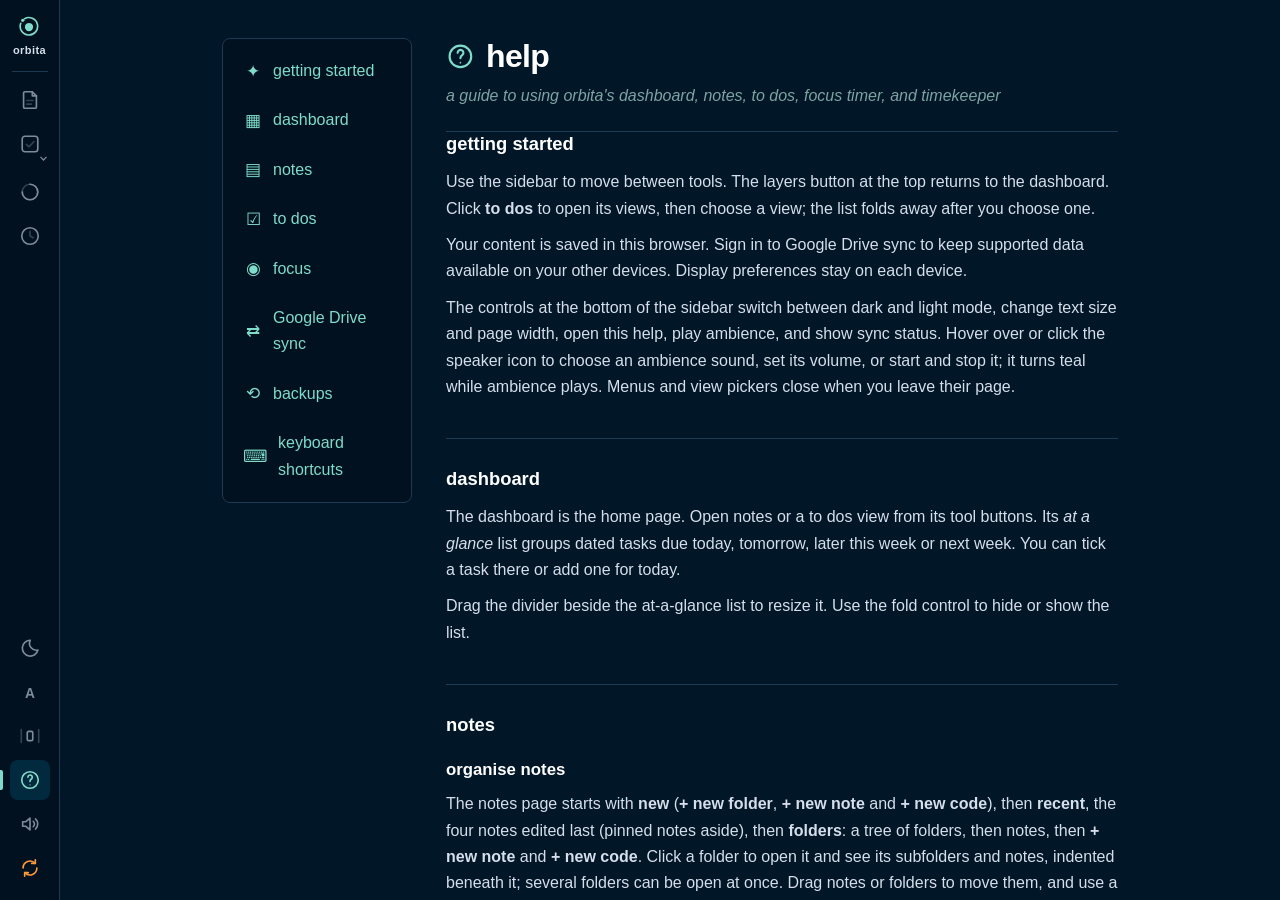
<file: help/index.html>
<!DOCTYPE html>
<html lang="en">
<head>
<meta charset="UTF-8">
<meta http-equiv="Content-Security-Policy"
  content="default-src 'self'; script-src 'self' 'unsafe-inline' https://accounts.google.com/gsi/ https://cdnjs.cloudflare.com/ajax/libs/codemirror/; style-src 'self' 'unsafe-inline' https://fonts.googleapis.com https://cdnjs.cloudflare.com/ajax/libs/codemirror/ https://accounts.google.com/gsi/style; font-src 'self' https://fonts.gstatic.com; img-src 'self' data: blob:; media-src 'self' data: blob:; connect-src 'self' https://www.googleapis.com https://oauth2.googleapis.com https://accounts.google.com/gsi/; frame-src https://accounts.google.com/gsi/; object-src 'none'; base-uri 'self'; form-action 'self'">
<script src="../in-shell.js"></script>
<meta name="viewport" content="width=device-width, initial-scale=1">
<title>help · orbita</title>
<style>
  * { box-sizing: border-box; }
  html { scroll-behavior: smooth; }
  body {
    --bg: #011627; --surface: #01111f; --fg: #d6deeb; --muted: #8291a5;
    --line: #1e3a52; --accent: #7fdbca;
    background: var(--bg); color: var(--fg);
    font: 1rem/1.65 'Segoe UI', -apple-system, BlinkMacSystemFont, sans-serif;
    margin: 0; min-height: 100%;
  }
  body.t-light {
    --bg: #f7f9fb; --surface: #fff; --fg: #233044; --muted: #607086;
    --line: #d7e0e8; --accent: #0c9e9a;
  }
  a { color: var(--accent); }
  .skip-link {
    background: var(--surface); border: 1px solid var(--line); border-radius: 4px;
    left: 12px; padding: 8px 12px; position: fixed; top: 8px;
    transform: translateY(-150%); z-index: 1000;
  }
  .skip-link:focus { transform: none; }
  /* The text column follows the shared width setting, as on every page:
     672px, wide halfway to full, or full */
  .help-shell {
    --help-col: 672px;
    display: grid;
    gap: 0 34px;
    grid-template-columns: 190px minmax(0, var(--help-col));
    justify-content: center;
    margin: 0 auto;
    padding: 38px 28px 70px;
  }
  .help-shell.width-wide { --help-col: calc(50% + 112px); }
  .help-shell.width-full { --help-col: 1fr; grid-template-columns: 190px minmax(0, 1fr); }
  .help-shell > h1, .help-shell > .intro, .help-shell > section,
  .help-shell > .muted, .help-shell > .title-rule {
    grid-column: 2;
  }
  h1, h2, h3 { line-height: 1.25; }
  /* Headings: white in dark mode, dark teal in light mode (ui.css) */
  h1 { font-size: 2rem; margin: 0 0 8px; }
  .title-rule { border: 0; border-top: 1px solid var(--line); margin: 22px 0 0; }
  h2 { border-bottom: 1px solid var(--line); font-size: 1.35rem; margin: 38px 0 14px; padding-bottom: 8px; }
  h3 { font-size: 1.05rem; margin: 24px 0 8px; }
  p, ul, ol { margin: 10px 0; }
  li + li { margin-top: 5px; }
  .intro, .muted { color: var(--muted); }
  .contents {
    align-self: start;
    background: var(--surface); border: 1px solid var(--line); border-radius: 8px;
    grid-column: 1; grid-row: 1 / span 20;
    margin: 0; padding: 12px;
    position: sticky; top: 24px;
  }
  .contents ul { display: grid; gap: 4px; list-style: none; margin: 0; padding: 0; }
  .contents a {
    align-items: center; border-radius: 5px; display: flex; gap: 10px;
    padding: 7px 8px; text-decoration: none; transition: background .18s ease;
  }
  .contents a:hover, .contents a:focus-visible { background: var(--bg); }
  .topic-icon {
    color: var(--accent); flex: 0 0 20px; font-size: 1.0625rem;
    line-height: 1; text-align: center;
  }
  code, kbd { background: var(--surface); border: 1px solid var(--line); border-radius: 4px; padding: 1px 5px; }
  details {
    background: var(--surface); border: 1px solid var(--line); border-radius: 7px;
    margin: 16px 0; padding: 12px 16px;
  }
  summary { color: var(--accent); cursor: pointer; font-weight: 600; }
  .note { border-left: 3px solid var(--accent); color: var(--muted); margin: 16px 0; padding: 4px 14px; }
  .backup-list { display: grid; gap: 10px; list-style: none; margin: 14px 0; padding: 0; }
  .backup {
    align-items: center; background: var(--surface); border: 1px solid var(--line);
    border-radius: 7px; display: flex; flex-wrap: wrap; gap: 8px 16px;
    justify-content: space-between; padding: 10px 14px;
  }
  .backup + .backup { margin-top: 0; }
  .backup-what { font-weight: 600; }
  .backup-meta { color: var(--muted); font-size: .9em; }
  .backup-actions { display: flex; flex-wrap: wrap; gap: 6px; }
  .backup-actions button {
    background: transparent; border: 1px solid var(--line); border-radius: 5px;
    color: var(--accent); cursor: pointer; font: inherit; font-size: .9em; padding: 3px 10px;
  }
  .backup-actions button:hover, .backup-actions button:focus-visible { border-color: var(--accent); }
  .backup-actions button.danger { color: var(--muted); }
  @media (max-width: 760px) {
    .help-shell { display: block; max-width: 760px; padding: 26px 18px 50px; }
    .contents { margin: 20px 0 28px; position: static; }
    .contents ul { grid-template-columns: repeat(2, minmax(0, 1fr)); }
  }
  @media (max-width: 420px) { .contents ul { grid-template-columns: 1fr; } }
  @media (prefers-reduced-motion: reduce) { html { scroll-behavior: auto; } }
</style>
<link rel="stylesheet" href="../ui.css">
</head>
<body class="t-dark">
<a class="skip-link" href="#main">skip to help content</a>
<main id="main" class="help-shell">
  <h1>help</h1>
  <p class="intro">a guide to using orbita's dashboard, notes, to dos, focus timer, and timekeeper</p>
  <hr class="title-rule">
  <nav class="contents" aria-label="help topics">
    <ul>
      <li><a href="#getting-started"><span class="topic-icon" aria-hidden="true">✦</span>getting started</a></li>
      <li><a href="#dashboard"><span class="topic-icon" aria-hidden="true">▦</span>dashboard</a></li>
      <li><a href="#notes"><span class="topic-icon" aria-hidden="true">▤</span>notes</a></li>
      <li><a href="#to-dos"><span class="topic-icon" aria-hidden="true">☑</span>to dos</a></li>
      <li><a href="#focus"><span class="topic-icon" aria-hidden="true">◉</span>focus</a></li>
      <li><a href="#sync"><span class="topic-icon" aria-hidden="true">⇄</span>Google Drive sync</a></li>
      <li><a href="#backups"><span class="topic-icon" aria-hidden="true">⟲</span>backups</a></li>
      <li><a href="#shortcuts"><span class="topic-icon" aria-hidden="true">⌨</span>keyboard shortcuts</a></li>
    </ul>
  </nav>

  <section id="getting-started">
    <h2>getting started</h2>
    <p>Use the sidebar to move between tools. The layers button at the top returns to the dashboard. Click <strong>to dos</strong> to open its views, then choose a view; the list folds away after you choose one.</p>
    <p>Your content is saved in this browser. Sign in to Google Drive sync to keep supported data available on your other devices. Display preferences stay on each device.</p>
    <p>The controls at the bottom of the sidebar switch between dark and light mode, change text size and page width, open this help, play ambience, and show sync status. Hover over or click the speaker icon to choose an ambience sound, set its volume, or start and stop it; it turns teal while ambience plays. Menus and view pickers close when you leave their page.</p>
  </section>

  <section id="dashboard">
    <h2>dashboard</h2>
    <p>The dashboard is the home page. Open notes or a to dos view from its tool buttons. Its <em>at a glance</em> list groups dated tasks due today, tomorrow, later this week or next week. You can tick a task there or add one for today.</p>
    <p>Drag the divider beside the at-a-glance list to resize it. Use the fold control to hide or show the list.</p>
  </section>

  <section id="notes">
    <h2>notes</h2>
    <h3>organise notes</h3>
    <p>The notes page starts with <strong>new</strong> (<strong>+ new folder</strong>, <strong>+ new note</strong> and <strong>+ new code</strong>), then <strong>recent</strong>, the four notes edited last (pinned notes aside), then <strong>folders</strong>: a tree of folders, then notes, then <strong>+ new note</strong> and <strong>+ new code</strong>. Click a folder to open it and see its subfolders and notes, indented beneath it; several folders can be open at once. Drag notes or folders to move them, and use a folder's &#8943; menu to rename it, add a subfolder, or choose its icon and colour. A folder's colour shows on everything inside it, unless a note has its own. <kbd>Ctrl+Z</kbd> and <kbd>Ctrl+Y</kbd> undo and redo moves, renames and colours.</p>
    <p>The sidebar on the right holds <strong>search notes</strong>, with matches listed as you type, and below it sorting, tags, pinned notes and the bin. Drag a note onto pinned to pin it, or onto the bin to delete it. Open the bin to see what's in it; it keeps deleted notes for 30 days.</p>
    <h3>code</h3>
    <p>Code items hold R, with syntax highlighting, matching and rainbow brackets, and line numbers. They sit in folders beside notes and sync with them. Use <strong>copy code</strong> or <strong>download .R</strong> in the item's &#8943; menu. What was in the old codepad now lives in a code item called <em>codepad</em>.</p>
    <h3>write and format</h3>
    <p>Type <kbd>/</kbd> in a note to choose a block type. Common shortcuts include <kbd>[]</kbd> for a to do, <kbd>/tog</kbd> for a toggle, <kbd>/tab</kbd> for a table, and <kbd>```</kbd> for an R code block. Markdown shortcuts such as <kbd>#</kbd> for a heading and <kbd>-</kbd> for a bullet list are also available.</p>
    <p>Select text to use the floating format menu, or use <kbd>Ctrl+B</kbd> for bold, <kbd>Ctrl+I</kbd> for italics, <kbd>Ctrl+E</kbd> for inline code, and <kbd>Ctrl+K</kbd> for a link. Drag blocks by their handle; use <kbd>Tab</kbd> and <kbd>Shift+Tab</kbd> to change indentation. <kbd>Ctrl+Z</kbd> and <kbd>Ctrl+Y</kbd> undo and redo.</p>
    <p>Each note can have a date, tags, and a pin. Click a note's date to confirm or change it with the calendar. Click a date token such as <code>@today</code> or <code>@friday</code> in a note to-do to see the date it resolves to and adjust it. Those linked tasks appear in the to dos and dashboard; notes remain their source of truth.</p>
  </section>

  <section id="to-dos">
    <h2>to dos</h2>
    <p>Choose one of six views:</p>
    <ul>
      <li><strong>simple:</strong> a flexible list.</li>
      <li><strong>dates:</strong> tasks grouped by date or date range.</li>
      <li><strong>week:</strong> tasks grouped by day, with a section for unscheduled tasks.</li>
      <li><strong>month</strong> and <strong>year:</strong> calendar views.</li>
      <li><strong>done:</strong> completed tasks grouped by day.</li>
    </ul>
    <p>Add <code>@today</code>, <code>@friday</code>, or <code>@next week</code> to a task to give it a date. Weekdays accept short names: <code>@fri</code> and <code>@this fri</code> mean the coming Friday, <code>@last fri</code> the previous Friday, and <code>@next fri</code> the Friday of the following week. For a calendar date, use <code>@6 nov</code>, <code>@nov 6</code>, or add its weekday and year, such as <code>@fri 6 nov 2026</code>. ISO dates such as <code>@2026-11-06</code> are also accepted. Add a <code>#tag</code> to group related tasks. Relative date tokens stay anchored to the date you chose, while their labels roll as days pass—for example, <code>@today</code> becomes <code>@yesterday</code> the next day.</p>
    <p>Press <kbd>Enter</kbd> to add a task below the current one; pressing it in the middle of a task splits the text. Drag a task by its handle to move or indent it. Select multiple tasks with <kbd>Ctrl</kbd>+click or <kbd>Shift</kbd>+click; <kbd>Ctrl+C</kbd> copies the selection and <kbd>Ctrl+A</kbd> twice selects the whole view.</p>
    <p>Click a date token in a task to see the date it resolves to and change it with the calendar. Date ranges show separate start and end dates. Deleting a task or date section shows an undo option briefly.</p>
  </section>

  <section id="focus">
    <h2>focus</h2>
    <p>Choose one of today's or overdue tasks, search for another task, or type a new one. Add optional subtasks and use the timer controls to start, pause, or reset the countdown. The timer continues when you visit another page; the sidebar shows the remaining time.</p>
    <p>Press <kbd>Esc</kbd> or choose <strong>leave focus</strong> to return to your previous page.</p>
    <p>The settings sidebar sets the timer, the chime, and ambience. Ambience keeps playing as you move between tools, fades out when the timer ends, and can start by itself with the timer.</p>
    <p class="muted">Ambience recordings: rain is <a href="https://commons.wikimedia.org/wiki/File:Bourne_woods_rain_2020-05-10_0800.mp3">Bourne woods rain</a> by Robert EA Harvey (<a href="https://creativecommons.org/licenses/by-sa/4.0/">CC BY-SA 4.0</a>); nature is part of <a href="https://commons.wikimedia.org/wiki/File:Sonus_naturalis_-_Soundscape_XC568248.mp3">a eucalypt forest soundscape at Faulconbridge, Blue Mountains</a> by James Ray (<a href="https://creativecommons.org/licenses/by-sa/4.0/">CC BY-SA 4.0</a>), trimmed and re-encoded; café and fire are public-domain recordings from Wikimedia Commons.</p>
  </section>

  <section id="sync">
    <h2>Google Drive sync</h2>
    <p>Choose the sync control at the bottom of the sidebar and select the Google account to use. Sync stores the app's files in a private app-data folder in Drive; orbita does not use this access to browse your other Drive files.</p>
    <p>Notes (code items included), to dos, and timekeeper settings sync as separate files. Dashboard and focus can sync to dos and notes too. The focus timer itself stays on the device.</p>
    <p>Timekeeper's tags, colours, and calendar choices sync with this Drive account, not the Google account you connect for Calendar, so the two can be different. Its sidebar width and fold stay on each device.</p>
    <p>If local and Drive copies have conflicting changes, the sync icon turns yellow. Click it to choose <strong>local</strong> (this device's copy) or <strong>drive</strong> (Google Drive's copy), or close the window to decide later. A recovery copy is made before resolving it. If a sync replaces a newer copy, you can restore the earlier one from <a href="#backups">backups</a>.</p>
    <p>Sync requires the hosted site or a local web server; it does not work when you open an HTML file directly using <code>file://</code>. The sync icon is teal while sync is running and orange when it isn't (signed out, or the last sync failed); hover over it to see its status. Alt-click it to sign out.</p>
    <p class="note">If you use more than one Google account, select the account you want for Drive when the Google sign-in window appears. It can be different from an account you use with another Google service.</p>
  </section>

  <section id="backups">
    <h2>backups</h2>
    <p>orbita keeps a copy of your data in this browser before sync replaces it, when two devices' changes conflict, and when saved data can't be read. These copies stay on this device and are not synced.</p>
    <p>Restoring a sync backup replaces that tool's current data and syncs it as your newest edit. Your current data is kept as another backup first. Copies of data that couldn't be read can only be downloaded, to look at or to send for help.</p>
    <div id="backup-list" aria-live="polite"></div>
  </section>

  <section id="shortcuts">
    <h2>keyboard shortcuts</h2>
    <ul>
      <li><kbd>Ctrl+K</kbd> opens the quick switcher from any tool.</li>
      <li>In notes, <kbd>Ctrl+B</kbd>, <kbd>Ctrl+I</kbd>, <kbd>Ctrl+E</kbd>, and <kbd>Ctrl+K</kbd> format selected text or add a link.</li>
      <li>In lists, <kbd>Enter</kbd> creates a task below; <kbd>Esc</kbd> leaves focus mode.</li>
    </ul>
  </section>

  <details>
    <summary>For people hosting their own copy</summary>
    <p>This section is for the person configuring a separate orbita installation. It is not needed to use the hosted app.</p>
    <ol>
      <li>In Google Cloud Console, create a project and enable the Google Drive API.</li>
      <li>In Google Auth Platform, configure the app as external. Add your account as a test user while the app is in testing.</li>
      <li>Add the <code>https://www.googleapis.com/auth/drive.appdata</code> scope.</li>
      <li>Create a web OAuth client. Add the exact site origin (for the hosted site, <code>https://ecologibel.github.io</code>; for local testing, the origin might be <code>http://localhost:8000</code> or <code>http://localhost:8001</code>). Do not add a path or trailing slash.</li>
      <li>Set the client ID in the app's sync configuration. Do not put the client secret in client-side code.</li>
    </ol>
  </details>

  <p class="muted"><a href="../dashboard/index.html">back to dashboard</a></p>
</main>
<script src="../sync.js"></script>
<script>
  ToolSync.init({
    file: "to-dos.json",
    keys: ["todo-data", "todo-toggle-sections"],
    onRemote: () => {}
  });
  ToolSync.init({
    file: "notes.json",
    keys: ["notes-data"],
    onRemote: () => {}
  });
  ToolSync.init({
    file: "r-codepad.json",
    keys: ["r-editor-content"],
    onRemote: () => {}
  });
  ToolSync.init({
    file: "timekeeper.json",
    keys: ["timekeeper-data-v1"],
    onRemote: () => {}
  });
</script>
<script src="../sidebar.js"></script>
<script>
(function () {
  const body = document.body;
  const main = document.querySelector(".help-shell");
  const read = key => { try { return localStorage.getItem(key); } catch { return null; } };
  const write = (key, value) => { try { localStorage.setItem(key, value); } catch {} };
  let size = ["s", "m", "l"].includes(read("toolkit-size")) ? read("toolkit-size") : "m";
  let width = ["normal", "wide", "full"].includes(read("toolkit-width"))
    ? read("toolkit-width") : "normal";
  const applyLayout = () => {
    main.classList.remove("size-s", "size-m", "size-l",
      "width-normal", "width-wide", "width-full");
    main.classList.add("size-" + size, "width-" + width);
  };
  applyLayout();
  ToolkitSidebar.init({
    active: "help",
    page: "help/index.html",
    mode: {
      initial: "dark",
      apply: mode => {
        body.classList.toggle("t-dark", mode !== "light");
        body.classList.toggle("t-light", mode === "light");
      }
    },
    size: {
      get: () => size,
      set: value => { size = value; write("toolkit-size", value); applyLayout(); }
    },
    width: {
      get: () => width,
      set: value => { width = value; write("toolkit-width", value); applyLayout(); }
    }
  });
  ToolkitSidebar.title("help");
  // The help icon sits left of the title, as on every page
  const h1 = document.querySelector(".help-shell > h1");
  if (h1) h1.insertAdjacentHTML("afterbegin", '<span class="title-icon" '
    + 'aria-hidden="true">' + ToolkitSidebar.icon("help") + "</span>");
})();

// ---- Backups ----
(function () {
  const box = document.getElementById("backup-list");
  const FILES = { "notes.json": "notes", "to-dos.json": "to dos",
    "r-codepad.json": "codepad", "tags.json": "tag colours",
    "timekeeper.json": "timekeeper" };
  const KEYS = { "notes-data": "notes", "todo-data": "to dos",
    "todo-toggle-sections": "to dos", "r-editor-content": "codepad",
    "tag-colours": "tag colours", "timekeeper-data-v1": "timekeeper" };
  const KINDS = {
    local: "this device's copy, replaced by Drive's",
    remote: "Drive's copy, replaced by this device's",
    duplicate: "a duplicate Drive file, merged",
    restore: "data replaced by a restore",
    unreadable: "data that couldn't be read"
  };

  // A stored backup, or null if key isn't one
  function parse(key, value) {
    let m = key.match(/^recovery-backup-(.+)-(\d{13})-[a-z0-9]+$/);
    if (m) {
      return { key, value, kind: "unreadable", tool: KEYS[m[1]] || m[1],
        saved: +m[2], name: m[1] };
    }
    m = key.match(/^sync-backup-(.+?\.json)(?:-(remote|duplicate-.+|restore-\d+))?$/);
    if (!m) return null;
    let parsed = null;
    try { parsed = JSON.parse(value); } catch {}
    const data = parsed && parsed.data;
    const valid = data && typeof data === "object" && !Array.isArray(data)
      && Object.values(data).every(v => typeof v === "string");
    const kind = !m[2] ? "local" : m[2].replace(/-.*$/, "");
    return { key, value, kind, file: m[1], tool: FILES[m[1]] || m[1],
      saved: parsed && Number.isFinite(parsed.saved) ? parsed.saved : 0,
      data: valid ? data : null, name: m[1].replace(/\.json$/, "") };
  }

  function backups() {
    const out = [];
    try {
      for (let i = 0; i < localStorage.length; i++) {
        const key = localStorage.key(i);
        const b = key && parse(key, localStorage.getItem(key));
        if (b) out.push(b);
      }
    } catch {}
    return out.sort((a, b) => b.saved - a.saved);
  }

  const when = b => b.saved ? new Date(b.saved).toLocaleString() : "unknown time";

  function download(b) {
    let text = b.value, ext = "txt";
    try { text = JSON.stringify(JSON.parse(b.value), null, 2); ext = "json"; } catch {}
    const stamp = b.saved ? new Date(b.saved).toISOString().slice(0, 10) : "backup";
    const url = URL.createObjectURL(new Blob([text], { type: "application/json" }));
    const link = document.createElement("a");
    link.href = url;
    link.download = "orbita-" + b.name + "-" + b.kind + "-" + stamp + "." + ext;
    link.click();
    setTimeout(() => URL.revokeObjectURL(url), 1000);
  }

  async function restore(b) {
    const ok = await ToolkitSidebar.confirm({
      title: "restore " + b.tool + "?",
      body: "This replaces the current " + b.tool + " with the backup saved "
        + when(b) + " and syncs it as your newest edit. The current data is"
        + " kept as another backup.",
      action: "restore"
    });
    if (!ok) return;
    const current = {};
    Object.keys(b.data).forEach(k => {
      const v = localStorage.getItem(k);
      if (v !== null) current[k] = v;
    });
    try {
      localStorage.setItem("sync-backup-" + b.file + "-restore-" + Date.now(),
        JSON.stringify({ data: current, saved: Date.now() }));
    } catch {
      ToolkitSidebar.notice({
        title: "nothing was restored",
        body: "There isn't enough browser storage to keep a copy of the"
          + " current data. Download or delete an old backup and try again."
      });
      return;
    }
    Object.entries(b.data).forEach(([k, v]) => localStorage.setItem(k, v));
    render();
    ToolkitSidebar.toast(b.tool + " restored from the backup saved " + when(b) + ".");
  }

  async function remove(b) {
    const ok = await ToolkitSidebar.confirm({
      title: "delete this backup?",
      body: "The backup of " + b.tool + " from " + when(b)
        + " will be deleted. This can't be undone.",
      action: "delete forever",
      danger: true
    });
    if (!ok) return;
    localStorage.removeItem(b.key);
    render();
  }

  function button(label, run, cls) {
    const btn = document.createElement("button");
    btn.type = "button";
    btn.textContent = label;
    if (cls) btn.className = cls;
    btn.addEventListener("click", run);
    return btn;
  }

  function render() {
    const list = backups();
    box.replaceChildren();
    if (!list.length) {
      const p = document.createElement("p");
      p.className = "muted";
      p.textContent = "No backups on this device.";
      box.appendChild(p);
      return;
    }
    const ul = document.createElement("ul");
    ul.className = "backup-list";
    list.forEach(b => {
      const li = document.createElement("li");
      li.className = "backup";
      const info = document.createElement("div");
      const what = document.createElement("div");
      what.className = "backup-what";
      what.textContent = b.tool + ": " + KINDS[b.kind];
      const meta = document.createElement("div");
      meta.className = "backup-meta";
      const size = b.value.length < 1024 ? b.value.length + " bytes"
        : (b.value.length / 1024).toFixed(1) + " KB";
      meta.textContent = "saved " + when(b) + " · " + size;
      info.append(what, meta);
      const actions = document.createElement("div");
      actions.className = "backup-actions";
      actions.appendChild(button("download", () => download(b)));
      if (b.data) actions.appendChild(button("restore", () => restore(b)));
      // Drive's copy is needed to resolve an open sync conflict
      const inConflict = b.kind === "remote"
        && localStorage.getItem("sync-conflict-" + b.file);
      if (!inConflict) actions.appendChild(button("delete", () => remove(b), "danger"));
      li.append(info, actions);
      ul.appendChild(li);
    });
    box.appendChild(ul);
  }

  window.addEventListener("storage", render);
  render();
})();
</script>
</body>
</html>
</file>
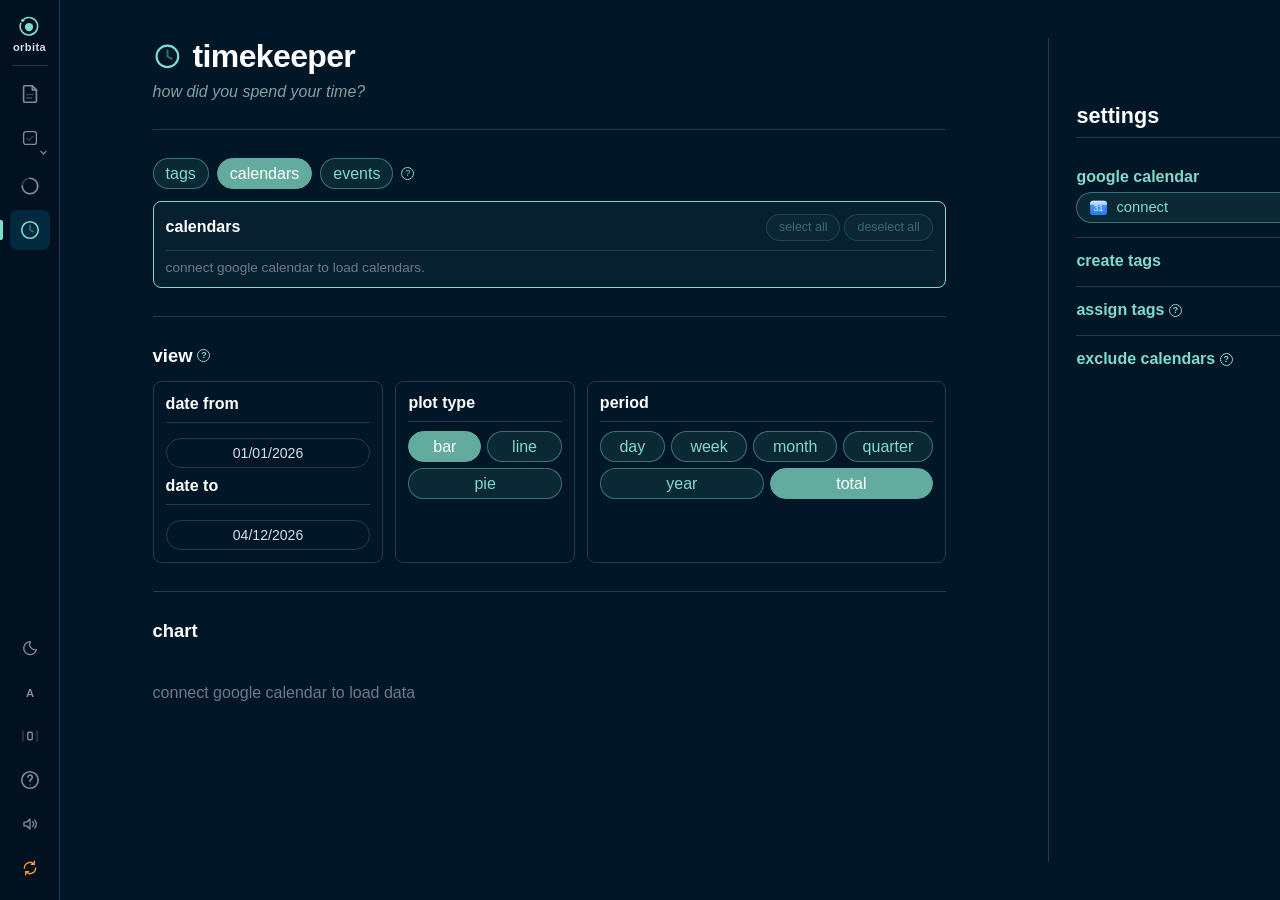
<file: timekeeper/index.html>
<!DOCTYPE html>
<html lang="en">
<head>
<meta charset="UTF-8">
<meta http-equiv="Content-Security-Policy"
  content="default-src 'self'; script-src 'self' 'unsafe-inline' https://accounts.google.com/gsi/ https://cdnjs.cloudflare.com/ajax/libs/codemirror/; style-src 'self' 'unsafe-inline' https://fonts.googleapis.com https://cdnjs.cloudflare.com/ajax/libs/codemirror/ https://accounts.google.com/gsi/style; font-src 'self' https://fonts.gstatic.com; img-src 'self' data: blob:; media-src 'self' data: blob:; connect-src 'self' https://www.googleapis.com https://oauth2.googleapis.com https://accounts.google.com/gsi/; frame-src https://accounts.google.com/gsi/; object-src 'none'; base-uri 'self'; form-action 'self'">
<script src="../in-shell.js"></script>
<meta name="viewport" content="width=device-width, initial-scale=1">
<title>timekeeper &middot; orbita</title>
<script src="https://accounts.google.com/gsi/client" async defer></script>
<style>
  @view-transition { navigation: auto; }
  * { box-sizing: border-box; }
  html,body { height:100%; margin:0; overflow:hidden; }
  body { font-family:'Segoe UI',-apple-system,BlinkMacSystemFont,sans-serif; }
  #app { --accent:#7fdbca;--bg:#011627;--bg-surface:#0b2438;--border:#1e3a52;--fg:#d6deeb;--fg-muted:#6c7a89;--hover:#012a3f;--shadow:0 2px 10px rgba(0,0,0,.45);--scroll-thumb:#1e3a52;background:var(--bg);color:var(--fg);display:flex;font-size:var(--fs,16px);height:100vh;text-transform:lowercase; }
  #app.t-light { --accent:#0c9e9a;--bg:#ecf2f2;--bg-surface:#f6fafa;--border:#a3c4c6;--fg:#20252a;--fg-muted:#58616a;--hover:#d9e8ea;--shadow:0 2px 8px rgba(36,70,75,.14);--scroll-thumb:#bccfd2; }
  #app ::-webkit-scrollbar { height:10px;width:10px; }
  #app ::-webkit-scrollbar-track { background:transparent; }
  #app ::-webkit-scrollbar-thumb { background:transparent;background-clip:content-box;border:2px solid transparent;border-radius:5px; }
  #app .scroll-active { scrollbar-color:var(--scroll-thumb) transparent; }
  #app .scroll-active::-webkit-scrollbar-thumb { background:var(--scroll-thumb);background-clip:content-box; }
  main { flex:1;min-width:0;overflow-x:hidden;overflow-y:scroll;padding:38px 32px 56px;scrollbar-gutter:stable; }
  .page-grid { margin:0 auto;max-width:1500px; }
  .size-s { --fs:14px; }.size-l { --fs:18px; }
  .width-normal .page-grid { max-width:672px; }
  .width-wide .page-grid { max-width:calc(50% + 336px); }
  .width-full .page-grid { max-width:100%; }
  .main-column { min-width:0; }.page-header { margin-bottom:20px; }
  h1 { align-items:center;display:flex;font-size:2em;gap:10px;letter-spacing:-.03em;margin:0; }
  .title-icon { color:var(--accent);display:inline-flex;height:1em;width:1em; }.title-icon svg { height:100%;width:100%; }
  .intro { color:var(--accent);font-style:italic;margin:7px 0 20px; }
  .section-title { align-items:center;display:flex;gap:5px; }
  .help-tip { align-items:center;display:inline-flex;position:relative;vertical-align:middle; }
  .help-tip > button { align-items:center;background:transparent;border:1px solid var(--accent);border-radius:50%;color:var(--accent);display:inline-flex;font-size:0.5625rem;height:13px;justify-content:center;line-height:1;padding:0;width:13px; }
  .help-tip .help-content { background:var(--bg-surface);border:1px solid var(--border);border-radius:5px;box-shadow:var(--shadow);color:var(--fg);font-size:0.75rem;font-weight:400;left:calc(100% + 8px);line-height:1.4;opacity:0;padding:7px 9px;pointer-events:none;position:absolute;top:50%;transform:translateY(-50%);transition:opacity .15s,transform .15s;visibility:hidden;white-space:normal;width:max-content;max-width:250px;z-index:20; }
  .help-tip:hover .help-content,.help-tip:focus-within .help-content { opacity:1;transform:translateY(-50%);visibility:visible; }
  .side-section > summary { position:relative; }
  .side-section > summary .help-tip { position:static; }
  .side-section > summary .help-content { left:auto;right:0;top:calc(100% + 6px);transform:translateY(3px);width:min(250px,100%); }
  .side-section > summary .help-tip:hover .help-content,.side-section > summary .help-tip:focus-within .help-content { transform:none; }
  h2 { font-size:1.15em;font-weight:600;margin:0 0 14px; } h3 { font-size:.92em;margin:0 0 9px; }
  hr { border:0;border-top:1px solid var(--border);margin:24px 0; }
  button,input,select { color:inherit;font:inherit; }
  button,select,input[type=text] { background:var(--bg-surface);border:1px solid var(--border);border-radius:6px;padding:8px 11px; }
  button { cursor:pointer; } button:hover:not(:disabled) { background:var(--hover); }
  button:focus-visible,input:focus-visible,select:focus-visible { outline:2px solid var(--accent);outline-offset:2px; }
  button:disabled { cursor:not-allowed;opacity:.4; }
  button.primary { background:var(--accent);border-color:var(--accent);color:var(--bg);font-weight:650; }
  .muted { color:var(--fg-muted); }
  .selection-columns { display:grid;gap:18px;grid-template-columns:minmax(0,1fr); }
  .mode-tabs { align-items:center;display:flex;flex-wrap:wrap;gap:8px;margin:0 0 12px; }
  .visually-hidden { clip:rect(0 0 0 0);height:1px;overflow:hidden;position:absolute;white-space:nowrap;width:1px; }
  @keyframes list-in { from { opacity:0;transform:translateY(6px); } to { opacity:1;transform:none; } }
  .selection-list { border:1px solid var(--border);border-radius:8px;padding:12px;transition:opacity .2s,border-color .2s,background .2s; }
  .selection-list.active { background:color-mix(in srgb,var(--accent) 5%,var(--bg));border-color:var(--accent); }
  .selection-list.inactive { display:none; }
  .selection-list.active { animation:list-in .25s ease both; }
  .event-heading { cursor:default; }
  .event-calendars.has-choice .choice[aria-pressed=false] { opacity:.4; }
  .event-kinds { display:flex;gap:8px;margin:14px 0 4px; }
  .event-kinds[hidden],.event-words[hidden] { display:none; }
  .event-words { animation:list-in .25s ease both;margin-top:14px; }

  .list-heading { align-items:center;background:transparent;border:0;border-bottom:1px solid var(--border);border-radius:0;display:flex;font-weight:600;justify-content:space-between;margin:-2px 0 9px;padding:2px 0 9px;text-align:left;width:100%; }
  .list-heading[aria-pressed=true] { color:var(--accent); }
  .list-head { align-items:center;border-bottom:1px solid var(--border);display:flex;gap:8px;margin:-2px 0 9px;padding:2px 0 9px; }
  .list-head .list-heading { border-bottom:0;flex:1;margin:0;min-width:0;padding:0; }
  .list-actions { display:flex;flex-shrink:0;gap:4px; }
  .list-actions button { background:transparent;border:1px solid var(--border);border-radius:999px;color:var(--fg-muted);font-size:.78em;line-height:1.2;padding:3px 8px; }
  .list-actions button:hover:not(:disabled),.list-actions button:focus-visible { border-color:var(--accent);color:var(--accent); }
  .list-actions button:disabled { cursor:default;opacity:.4; }
  .choice-list { display:flex;flex-wrap:wrap;gap:6px; }
  /* Pill colours come from ui.css; --pill gives a tag or calendar its own */
  #app .choice { --pill:var(--accent); }
  #app .choice.tag-token { --pill:var(--tag-color); }
  .choice { background:transparent;border:1px solid var(--border);border-radius:999px;font-size:.88em;line-height:1.2;max-width:100%;overflow-wrap:anywhere;padding:6px 10px;text-align:left; }



  .tag-token { border-radius:999px; }
  /* Tag pills: light fill, border and text in the tag's colour */
  .tag-admin-button.tag-token,.assign-tag-button .assigned-tag.tag-token,.tag-assign-popover .tag-token { border:1px solid color-mix(in srgb,var(--tag-color) 45%,transparent)!important; }
  .tag-token[class*="tag-color-"] { background:color-mix(in srgb,var(--tag-color) 18%,transparent);color:var(--tag-color); }
  .legend-heading[class*="tag-color-"] { background:color-mix(in srgb,var(--tag-color) 18%,var(--bg-surface));color:var(--tag-color); }
  .tag-color-white.tag-token { background:color-mix(in srgb,var(--tag-color) 75%,var(--bg-surface));color:#202327; }
  .tag-color-charcoal.tag-token,.tag-color-black.tag-token { background:color-mix(in srgb,var(--tag-color) 70%,var(--bg-surface));color:#FFFFFF; }
  .legend-heading.tag-color-white { color:#202327; }.legend-heading.tag-color-charcoal,.legend-heading.tag-color-black { color:#FFFFFF; }
  .t-light .tag-token[class*="tag-color-"]:not(.tag-color-white):not(.tag-color-charcoal):not(.tag-color-black),.t-light .legend-heading[class*="tag-color-"]:not(.tag-color-white):not(.tag-color-charcoal):not(.tag-color-black) { color:color-mix(in srgb,var(--tag-color) 80%,#000000)!important; }
  .muted-list { color:var(--fg-muted);font-size:.85em; }
  .field { color:var(--fg-muted);display:flex;flex-direction:column;font-size:.88em;gap:6px; }
  .date-trigger { min-width:0;padding:7px 8px;text-align:left; }
  .view-toolbar { align-items:stretch;display:grid;gap:12px;grid-template-columns:minmax(190px,.9fr) minmax(150px,.7fr) minmax(300px,1.4fr); }
  .view-control { border:1px solid var(--border);border-radius:8px;min-width:0;padding:12px; }.view-control h3,.view-field-heading { border-bottom:1px solid var(--border);color:var(--fg);font-size:1em;font-weight:600;margin:-2px 0 9px;padding:2px 0 9px; }
  .view-field-heading { font-size:1.14em; }
  .date-range-fields { display:grid;gap:8px;grid-template-columns:minmax(0,1fr); }.date-range-fields .field { min-width:0; }
  .button-row { display:flex;flex-wrap:wrap;gap:6px; }
  .button-row .option { flex:1 1 auto;min-width:0;padding-left:8px;padding-right:8px; }
  #chart-stage { min-height:170px;min-width:0;overflow:visible;position:relative;width:100%; }
  .cartesian-stack { width:100%; }
  .cartesian-stack svg { display:block;height:auto;min-width:0;overflow:visible;width:100%; }
  .empty-chart { color:var(--fg-muted);padding:28px 0; }
  .chart-mark { cursor:crosshair; }.chart-mark:focus { outline:none;stroke:var(--fg);stroke-width:2px; }
  .chart-axis { dominant-baseline:hanging;fill:var(--fg-muted);font-size:.88em; }.chart-grid { stroke:var(--border);stroke-width:1; }
  .series-line { animation:line-draw .85s ease-out forwards;fill:none;stroke-dasharray:1;stroke-dashoffset:1;stroke-width:2.5;stroke-linecap:round;stroke-linejoin:round; }.point-dot { animation:point-in .2s ease-out both;animation-delay:var(--point-delay,.85s);opacity:0;stroke:var(--bg);stroke-width:2;transform-box:fill-box;transform-origin:center; }
  .pie-grid { display:grid;gap:14px;grid-template-columns:repeat(auto-fill,minmax(185px,1fr));width:100%; }
  .pie-grid.pie-quarter { grid-template-columns:repeat(2,minmax(0,1fr)); }
  .pie-grid.pie-month { grid-template-columns:repeat(3,minmax(0,1fr)); }
  .pie-grid:not(.pie-large) .pie-card svg { width:min(510px,100%); }
  .pie-grid.pie-large .pie-card svg { width:min(680px,100%); }
  .pie-grid.pie-single { display:block; }.pie-grid.pie-single .pie-card svg { height:auto;max-height:68vh; }
  .pie-card { background:transparent;border:0;border-radius:0;min-width:0;padding:2px;text-align:center; }
  .pie-card svg { aspect-ratio:180 / 150;display:block;height:auto;margin:auto;max-width:100%;width:min(340px,100%); }
  .pie-slice { cursor:crosshair; }.pie-slice:focus { outline:none;stroke:var(--fg);stroke-width:2.5; }
  .pie-ring-segment { fill:none;stroke-dasharray:0 var(--ring-circumference);stroke-linecap:butt;animation:pie-ring-fill .55s ease-out forwards;animation-delay:var(--ring-delay,0s); }
  .pie-ring-segment:focus { outline:none;stroke-width:25; }
  @keyframes pie-ring-fill { to { stroke-dasharray:var(--ring-length) var(--ring-remainder); } }
  .pie-tag-backdrop { cursor:crosshair;fill:none;stroke-width:9;opacity:.42; }
  .pie-period-label { fill:var(--fg-muted);font-size:0.6875rem;pointer-events:none;text-anchor:middle; }
  .pie-total-label { fill:var(--fg);font-size:0.75rem;font-weight:600;pointer-events:none;text-anchor:middle; }
  .pie-pager { align-items:center;display:flex;gap:10px;justify-content:center;margin:12px 0; }
  .chart-output { align-items:start;display:grid;gap:14px;grid-template-columns:minmax(0,1fr) fit-content(36%);margin-top:14px; }
  .legend { border-left:1px solid var(--border);display:grid;gap:14px;grid-template-columns:1fr;min-width:0;padding-left:12px;width:max-content;max-width:100%; }
  .legend-group { min-width:0;width:100%; }.legend-heading { align-items:center;border-radius:999px;display:flex;font-size:.86em;font-weight:400;gap:8px;justify-content:space-between;margin:0 0 7px;min-width:0;padding:5px 9px;width:100%; }
  .legend-total { background:transparent;border-bottom:1px solid var(--border);border-radius:0;color:var(--fg);font-size:1em;font-weight:600;margin:0;padding:2px 0 9px;width:100%; }
  .legend-heading-name { max-width:20ch;min-width:0;overflow:hidden;text-overflow:ellipsis;white-space:nowrap; }.legend-heading-total { flex:none; }
  .legend-item { align-items:center;color:var(--fg-muted);display:grid;font-size:.88em;gap:7px;grid-template-columns:11px minmax(0,1fr) max-content;min-width:0;width:100%; }
  .legend-item > .legend-label { margin-right:4ch; }
  .legend-item > span:last-child { text-align:right; }
  .legend-item + .legend-item { margin-top:5px; }.legend-label { max-width:20ch;min-width:0;overflow:hidden;text-overflow:ellipsis;white-space:nowrap; }
  .swatch,.calendar-dot { border-radius:50%;flex:0 0 11px;height:11px;width:11px; }
  .chart-tooltip { background:var(--tip-color,#4285f4);border:2px solid var(--bg-surface);border-radius:999px;box-shadow:var(--shadow);color:var(--tip-ink,#fff);font-size:.88em;font-weight:550;max-width:260px;padding:7px 12px;pointer-events:none;position:fixed;z-index:10000; }
  .chart-tooltip[hidden] { display:none; }
  .aside-wrap { display:flex;flex:none;position:relative; }
  .aside-wrap::before { background:var(--border);bottom:38px;content:"";left:0;position:absolute;top:38px;width:1px;z-index:1; }
  .aside-handle { bottom:0;cursor:col-resize;left:-4px;position:absolute;top:0;width:9px;z-index:2; }
  .aside-wrap:has(.aside-handle:hover)::before,.aside-wrap.resizing::before { background:var(--accent); }
  #right-sidebar { display:flex;flex:0 0 320px;flex-direction:column;gap:16px;overflow-x:hidden;overflow-y:auto;padding:102px 28px 36px;position:relative;scrollbar-gutter:stable;transition:flex-basis .25s ease,padding .25s ease; }
  #right-sidebar.dragging { transition:none; }
  #right-sidebar.folded { flex-basis:36px!important;padding:102px 0 48px; }
  #right-sidebar.folded > * { display:none; }
  #right-sidebar.folded > .unfold { display:block; }
  .fold-btn { background:none;border:0;border-radius:4px;color:var(--fg-muted);cursor:pointer;font-size:0.9375rem;height:24px;line-height:1;width:24px; }
  .fold-btn:hover { background:var(--hover);color:var(--accent); }
  .unfold { display:none;left:6px;position:absolute;top:102px; }
  .side-heading { align-items:last baseline;border-bottom:1px solid var(--border);display:flex;font-size:1.35em;font-weight:600;justify-content:space-between;margin:0;padding:0 0 8px; }
  .side-section.empty > .side-section-heading::after { opacity:.35; }
  .side-section-heading { color:var(--accent);cursor:pointer;font-size:1em;font-weight:600;list-style:none;margin-bottom:10px; }.side-section-heading::-webkit-details-marker { display:none; }.side-section-heading::after { color:var(--accent);content:"+";float:right; }.side-section[open] > .side-section-heading::after { content:"-"; }
  #right-sidebar > .side-heading + details { margin-top:14px; }
  #google-calendar-settings { border-top:0;margin-bottom:-8px;padding-top:0; }
  #google-calendar-settings > summary { margin-bottom:6px; }
  #google-calendar-settings .side-card { padding-bottom:0; }
  .side-card { padding:0 0 8px; }.side-card p { color:var(--fg-muted);font-size:.84em;line-height:1.45;margin:7px 0 10px; }
  .side-actions { display:grid;gap:8px; }.side-actions button { align-items:center;display:flex;font-size:.92em;gap:8px;justify-content:flex-start;padding:6px 9px;width:100%; }
  .google-calendar-icon { flex:0 0 19px;height:19px;width:19px; }
  #status { color:var(--fg-muted);font-size:.83em;line-height:1.4;min-height:0;margin:6px 0 0; } #status.error { color:#ff7b72; }.side-card #status:last-child { margin-bottom:0; }
  details.assign-box { border-top:1px solid var(--border);padding:14px 0 0; }
  details.assign-box > summary { color:var(--accent);cursor:pointer;font-weight:600;list-style:none; } details.assign-box > summary::-webkit-details-marker { display:none; }
  details.assign-box:not([open]) > summary { margin-bottom:0; }
  .details-panel { display:grid;grid-template-rows:1fr;opacity:1;transition:grid-template-rows .24s ease,opacity .18s ease; }
  .details-panel-inner { min-height:0;overflow:hidden; }
  details.assign-box.animating-open > .details-panel,details.assign-box.animating-close > .details-panel { grid-template-rows:0fr;opacity:0; }
  details.assign-box.animating-close > summary::after { content:"+"; }
  details.assign-box > summary::after { color:var(--accent);content:"+";float:right; } details.assign-box[open] > summary::after { content:"-"; }
  .assign-help { color:var(--fg-muted);font-size:.82em;line-height:1.4;margin:10px 0; }
  .tag-form { display:flex;gap:6px;margin:12px 0; }.tag-form input { background:var(--bg-surface);border:1px solid var(--border);border-radius:999px;font-size:.92em;min-width:0;padding:6px 10px;width:100%; }.tag-form button { flex:0 0 auto;font-size:.92em;padding:6px 8px; }
  #tag-admin-list { align-items:flex-start;display:flex;flex-wrap:wrap;gap:6px;margin:12px 0 16px; }
  .tag-admin-button,.assign-tag-button { border:1px solid transparent;border-radius:999px;font-size:.85em;max-width:100%;overflow:hidden;padding:5px 9px;text-overflow:ellipsis;white-space:nowrap; }
  .tag-admin-button { cursor:pointer; }.tag-admin-button:hover,.assign-tag-button:hover { filter:brightness(1.08); }
  .assign-tag-button { align-items:center;background:transparent;border:0;display:flex;gap:0;justify-content:flex-start;min-width:0;padding:0; }
  .assign-tag-button[class*="tag-color-"] { background:transparent;border-color:transparent;color:var(--tag-color); }
  .assign-tag-button .assigned-tag { border:0;border-radius:999px;display:inline-block;overflow:hidden;padding:3px 7px;text-overflow:ellipsis;white-space:nowrap; }
  .tag-assign-popover .tag-token { border-color:var(--tag-color); }
  .assign-tag-button .tag-caret { display:none; }
  .tag-picker-popover { background-color:var(--bg-surface)!important;border:1px solid var(--border);border-radius:7px;box-shadow:var(--shadow);display:flex;flex-wrap:wrap;gap:5px;max-height:calc(100vh - 16px);max-width:min(320px,calc(100vw - 16px));opacity:1;overflow:auto;padding:7px;position:fixed;z-index:11000; }
  .tag-picker-popover[hidden] { display:none; }.tag-picker-popover button { border-radius:999px;font-size:.84em;max-width:160px;overflow:hidden;padding:5px 8px;text-overflow:ellipsis;white-space:nowrap; }
  .tag-assign-popover { align-items:stretch;background-color:var(--bg-surface)!important;flex-direction:column;isolation:isolate;max-height:min(320px,70vh);min-width:170px;overflow:auto; }.tag-assign-popover button { background-color:var(--bg-surface);text-align:left; }
  .tag-assign-popover .tag-token[class*="tag-color-"] { background:color-mix(in srgb,var(--tag-color) 32%,var(--bg-surface)); }
  .tag-assign-popover .tag-color-white.tag-token { background:color-mix(in srgb,var(--tag-color) 80%,var(--bg-surface));color:#202327; }
  .tag-assign-popover .tag-color-charcoal.tag-token,.tag-assign-popover .tag-color-black.tag-token { background:color-mix(in srgb,var(--tag-color) 70%,var(--bg-surface));color:#FFFFFF; }
  .tag-delete-warning { background:var(--bg-surface);border:1px solid var(--border);border-radius:6px;color:var(--fg);font-size:.84em;grid-column:1/-1;line-height:1.4;padding:8px; }
  .tag-delete-warning button { border-radius:5px;height:auto;margin:8px 6px 0 0;padding:5px 8px;width:auto; }
  .tag-admin-editor { background:color-mix(in srgb,var(--tag-color) 18%,transparent)!important;border:1px solid var(--tag-color)!important;border-radius:999px;color:var(--tag-color)!important;font:inherit;max-width:180px;outline:0;padding:5px 9px;width:100%; }
  .calendar-color-button { background:transparent;border:0;border-radius:50%;display:block;height:16px;padding:2px;width:16px; }
  .calendar-color-button:hover:not(:disabled) { background:var(--hover); }
  .calendar-color-button .calendar-dot { border:1px solid color-mix(in srgb,var(--fg) 22%,transparent);display:block;height:12px;width:12px; }
  .tag-column-backdrop { cursor:crosshair; }
  #calendar-list { display:grid;gap:4px; }
  #exclude-list { align-content:start;display:flex;flex-wrap:wrap;gap:6px; }
  .calendar-row { align-items:center;border-top:0;display:grid;gap:10px;grid-template-columns:10px minmax(0,1fr) auto;padding:4px 0; }
  .calendar-name { font-size:.84em;min-width:0;overflow:hidden;text-overflow:ellipsis;white-space:nowrap; }
  .empty-list { color:var(--fg-muted);font-size:.85em;padding:4px 0; }
  @keyframes chart-in { from { opacity:.3;transform:translateY(5px); } to { opacity:1;transform:none; } }.chart-enter { animation:chart-in .3s ease both; }
  @keyframes bar-rise { from { opacity:.55;transform:scaleY(0); } to { opacity:1;transform:scaleY(1); } }
  @keyframes line-draw { to { stroke-dashoffset:0; } }
  @keyframes point-in { from { opacity:0;transform:scale(.25); } to { opacity:1;transform:scale(1); } }
  .bar-segment { animation:bar-rise .55s cubic-bezier(.2,.75,.25,1) both;animation-delay:var(--bar-delay,0s);transform-box:fill-box;transform-origin:center bottom; }
  @media(max-width:1050px) { .chart-output { grid-template-columns:minmax(0,1fr) fit-content(32%); }main { padding:30px 22px 44px; }.view-toolbar { grid-template-columns:minmax(180px,1fr) minmax(140px,.8fr) minmax(260px,1.2fr); } }
  @media(max-width:850px) { .view-toolbar { grid-template-columns:1fr; }.pie-grid.pie-quarter,.pie-grid.pie-month { grid-template-columns:repeat(2,minmax(0,1fr)); } }
  @media(max-width:760px) { html,body { overflow:auto; }html { scrollbar-gutter:stable; }#app { flex-direction:column;min-height:100vh;height:auto; }main { overflow:visible;padding:24px 16px 36px; }.aside-wrap { border-top:1px solid var(--border); }.aside-wrap::before,.aside-handle { display:none; }#right-sidebar,#right-sidebar.folded { flex:1 1 auto;padding:20px 16px;width:100%; }#right-sidebar.folded { display:none; } }
  @media(max-width:620px) { .selection-columns,.chart-output { grid-template-columns:1fr; }.selection-list { min-height:0; }.legend { border-left:0;border-top:1px solid var(--border);grid-template-columns:repeat(auto-fit,minmax(180px,1fr));padding:14px 0 0; }.button-row { flex-wrap:wrap; } }
  @media(prefers-reduced-motion:reduce) { *,*::before,*::after { animation-duration:.01ms!important;transition-duration:.01ms!important;scroll-behavior:auto!important; } }
</style>
<link rel="stylesheet" href="../ui.css">
</head>
<body>
<div id="app" class="t-dark size-m width-wide">
  <main><div class="page-grid">
    <div class="main-column">
      <header class="page-header"><h1><span class="title-icon" id="title-icon" aria-hidden="true"></span>timekeeper</h1><p class="intro">how did you spend your time?</p></header>
      <hr>
      <section aria-labelledby="selection-heading">
        <h2 class="visually-hidden" id="selection-heading">what to plot</h2><div class="mode-tabs" role="group" aria-labelledby="selection-heading"><button type="button" class="option mode-tab" id="tab-tags" aria-pressed="false">tags</button><button type="button" class="option mode-tab" id="tab-calendars" aria-pressed="true">calendars</button><button type="button" class="option mode-tab" id="tab-events" aria-pressed="false">events</button><span class="help-tip"><button type="button" aria-label="help with tags and calendars" aria-describedby="selection-help">?</button><span class="help-content" id="selection-help" role="tooltip">choose tags to include their assigned calendars, choose calendars directly, or pick one calendar and plot its events by action (the first word of each title) or topic (the rest)</span></span></div>
        <div class="selection-columns">
          <section class="selection-list inactive" id="tag-selection" aria-label="tags">
            <div class="list-head"><button type="button" class="list-heading" id="tag-mode" aria-pressed="false"><span>tags</span><span class="muted" id="tag-count"></span></button><span class="list-actions"><button type="button" id="tag-all">select all</button><button type="button" id="tag-none">deselect all</button></span></div><div class="choice-list" id="tag-choices"></div>
          </section>
          <section class="selection-list active" id="calendar-selection" aria-label="calendars">
            <div class="list-head"><button type="button" class="list-heading" id="calendar-mode" aria-pressed="true"><span>calendars</span><span class="muted" id="calendar-count"></span></button><span class="list-actions"><button type="button" id="calendar-all">select all</button><button type="button" id="calendar-none">deselect all</button></span></div><div class="choice-list" id="calendar-choices"></div>
          </section>
          <section class="selection-list inactive" id="event-selection" aria-label="events">
            <div class="list-head"><span class="list-heading event-heading">calendar</span></div><div class="choice-list event-calendars" id="event-calendars"></div>
            <div class="event-kinds" id="event-kinds" hidden><button type="button" class="option" id="kind-actions" aria-pressed="false">actions</button><button type="button" class="option" id="kind-topics" aria-pressed="false">topics</button></div>
            <div class="event-words" id="event-words" hidden><div class="list-head"><span class="list-heading event-heading"><span id="event-words-label">actions</span><span class="muted" id="event-count"></span></span><span class="list-actions"><button type="button" id="event-all">select all</button><button type="button" id="event-none">deselect all</button></span></div><div class="choice-list" id="event-choices"></div></div>
          </section>
        </div>
      </section>
      <hr>
      <section aria-labelledby="view-heading"><h2 class="section-title" id="view-heading">view <span class="help-tip"><button type="button" aria-label="help with the view" aria-describedby="view-help">?</button><span class="help-content" id="view-help" role="tooltip">select one or more calendars or tags to see hours</span></span></h2>
        <div class="view-toolbar">
          <div class="view-control date-range-fields">
            <label class="field"><span class="view-field-heading">date from</span><button class="date-trigger" id="from-trigger" type="button" aria-haspopup="dialog" aria-label="choose start date"><span id="from-label"></span></button><input type="hidden" id="from" aria-label="date from"></label>
            <label class="field"><span class="view-field-heading">date to</span><button class="date-trigger" id="to-trigger" type="button" aria-haspopup="dialog" aria-label="choose end date"><span id="to-label"></span></button><input type="hidden" id="to" aria-label="date to"></label>
          </div>
          <div class="view-control"><h3>plot type</h3><div class="button-row" id="type-options" role="group" aria-label="plot type">
            <button type="button" class="option" data-type="bar" aria-pressed="true">bar</button><button type="button" class="option" data-type="line" aria-pressed="false">line</button><button type="button" class="option" data-type="pie" aria-pressed="false">pie</button>
          </div></div>
          <div class="view-control"><h3>period</h3><div class="button-row" id="view-options" role="group" aria-label="chart period">
            <button type="button" class="option" data-view="day" aria-pressed="false">day</button><button type="button" class="option" data-view="week" aria-pressed="false">week</button><button type="button" class="option" data-view="month" aria-pressed="false">month</button><button type="button" class="option" data-view="quarter" aria-pressed="false">quarter</button><button type="button" class="option" data-view="year" aria-pressed="false">year</button><button type="button" class="option" data-view="total" aria-pressed="true">total</button>
          </div></div>
        </div>
      </section>
      <hr>
      <section aria-labelledby="chart-heading"><h2 id="chart-heading">chart</h2>
        <div class="pie-pager" id="pie-pager" hidden><button type="button" id="pie-prev">previous</button><span id="pie-page-label" class="muted"></span><button type="button" id="pie-next">next</button></div>
        <div class="chart-output"><div id="chart-stage" aria-live="polite"><div class="empty-chart">connect Google Calendar to load calendars.</div></div><div class="legend" id="legend" aria-label="chart legend"></div></div>
      </section>
    </div>
  </div></main>
  <div class="aside-wrap"><div class="aside-handle" title="drag to resize"></div>
    <aside id="right-sidebar" aria-label="Google Calendar controls">
      <button class="fold-btn unfold" type="button" title="show settings" aria-label="show settings" aria-controls="right-sidebar" aria-expanded="false">&lt;</button>
      <h2 class="side-heading">settings<button class="fold-btn" id="fold" type="button" title="fold away" aria-label="fold away" aria-controls="right-sidebar" aria-expanded="true">&gt;</button></h2>
      <details class="assign-box side-section" id="google-calendar-settings" open><summary class="side-section-heading">Google Calendar</summary><div class="details-panel"><div class="details-panel-inner">
      <section class="side-card"><div class="side-actions">
        <button type="button" id="connect" aria-pressed="false"><svg class="google-calendar-icon" viewBox="0 0 160 160" aria-hidden="true"><defs><linearGradient id="gcal-blue" x1="0" y1="0" x2="0" y2="1"><stop stop-color="#4ea0ff"/><stop offset="1" stop-color="#287cf4"/></linearGradient><linearGradient id="gcal-top" x1="0" y1="0" x2="0" y2="1"><stop stop-color="#d7efff"/><stop offset="1" stop-color="#9ccaff"/></linearGradient></defs><path fill="url(#gcal-blue)" d="M32 24h96c12 0 22 10 22 22v78c0 12-10 20-22 20H32c-12 0-22-8-22-20V46c0-12 10-22 22-22Z"/><path fill="url(#gcal-top)" d="M32 24h96c12 0 22 10 22 22v12H10V46c0-12 10-22 22-22Z"/><text x="80" y="111" fill="white" font-family="Arial,sans-serif" font-size="72" font-weight="400" text-anchor="middle">31</text></svg><span>connect</span></button>
        <button type="button" id="refresh" hidden>refresh</button><button type="button" id="disconnect" hidden>disconnect</button>
      </div><p id="status" role="status" aria-live="polite"></p></section></div></div></details>
      <details class="assign-box" id="create-tags"><summary>create tags</summary>
        <div class="details-panel"><div class="details-panel-inner">
        <form class="tag-form" id="tag-form"><input id="tag-name" maxlength="32" placeholder="add a tag" aria-label="new tag"><button type="submit">add</button></form>
        <div id="tag-admin-list"></div>
        </div></div>
      </details>
      <details class="assign-box side-section" id="assign-tags"><summary class="side-section-heading">assign tags <span class="help-tip"><button type="button" aria-label="help with assigning tags" aria-describedby="assign-help">?</button><span class="help-content" id="assign-help" role="tooltip">assign one tag to each calendar</span></span></summary><div class="details-panel"><div class="details-panel-inner"><div id="calendar-list"></div></div></div></details>
      <details class="assign-box side-section" id="exclude-calendars"><summary class="side-section-heading">exclude calendars <span class="help-tip"><button type="button" aria-label="help with excluding calendars" aria-describedby="exclude-help">?</button><span class="help-content" id="exclude-help" role="tooltip">included calendars appear under “calendars” and “assign tags”</span></span></summary><div class="details-panel"><div class="details-panel-inner"><div id="exclude-list" class="choice-list"></div></div></div></details>
    </aside>
  </div>
  <div id="chart-tooltip" class="chart-tooltip" role="tooltip" hidden></div>
</div>
<script src="../dates.js"></script>
<script src="../sync.js"></script>
<script src="../sidebar.js"></script>
<script>
(() => {
  const CLIENT_ID="162961094882-4v360khh8d3hohj1arp3g80lgkoipdc9.apps.googleusercontent.com";
  const TOKEN_KEY="timekeeper-google-token",DATA_KEY="timekeeper-data-v1",API="https://www.googleapis.com/calendar/v3",FOLD_KEY="timekeeper-sidebar-folded",SIDE_KEY="timekeeper-sidebar-width";
  // The shared colour menu (sidebar.js): 29 colours, greys last
  const COLOR_OPTIONS=ToolkitSidebar.palette.map(c=>({key:c.key,name:c.name[0].toUpperCase()+c.name.slice(1),hex:c.hex})),COLOR_NAMES=COLOR_OPTIONS.map(c=>c.key),LEGACY_COLOR_NAMES={grey:"charcoal",apricot:"tangerine",rust:"orange",terracotta:"coral",brown:"clay",berry:"burgundy",turquoise:"cyan",sky:"azure",pink:"rose"},$=s=>document.querySelector(s);
  const pad=n=>String(n).padStart(2,"0"),key=d=>d.getFullYear()+"-"+pad(d.getMonth()+1)+"-"+pad(d.getDate());
  const localDate=v=>{const m=String(v||"").match(/^(\d{4})-(\d{2})-(\d{2})$/);if(!m)return null;const d=new Date(+m[1],+m[2]-1,+m[3]);return d.getFullYear()===+m[1]&&d.getMonth()===+m[2]-1&&d.getDate()===+m[3]?d:null;};
  const addDays=(d,n)=>new Date(d.getFullYear(),d.getMonth(),d.getDate()+n),fmt=h=>Number(h||0).toFixed(2).replace(/\.?0+$/,"");
  const esc=v=>String(v).replace(/[&<>"']/g,c=>({"&":"&amp;","<":"&lt;",">":"&gt;",'"':"&quot;","'":"&#39;"}[c]));
  const compare=(a,b)=>String(a).localeCompare(String(b),undefined,{sensitivity:"base"});
  const range=()=>{const a=localDate($("#from").value),b=localDate($("#to").value);return a&&b&&a<=b?[a,addDays(b,1)]:null;};
  const now=new Date();$("#from").value=key(new Date(now.getFullYear(),0,1));$("#to").value=key(now);
  const dateLabel=v=>{const d=localDate(v);return d?d.toLocaleDateString("en-AU",{day:"2-digit",month:"2-digit",year:"numeric"}):"choose date";};
  function updateDateLabels(){$("#from-label").textContent=dateLabel($("#from").value);$("#to-label").textContent=dateLabel($("#to").value);}
  function openRangePicker(id){const input=$("#"+id),origin=$("#"+id+"-trigger");ToolkitDates.openDatePickerValue(input.value,iso=>{input.value=iso;updateDateLabels();loadEvents();},origin);}
  $("#from-trigger").onclick=()=>openRangePicker("from");$("#to-trigger").onclick=()=>openRangePicker("to");updateDateLabels();
  let token=null,tokenClient=null,calendars=[],events=[],colors={},refreshTimer=0,eventRequest=0,calendarRequest=0,piePage=0;
  let prefs={},tags=[],assignments={},tagColors={},calendarColors={},excludedCalendars=new Set(),selectedTags=new Set(),selectedCalendars=new Set(),selectionMode="calendars",eventCalendar=null,eventKind=null,selectedWords={actions:new Set(),topics:new Set()};
  try{token=JSON.parse(localStorage.getItem(TOKEN_KEY)||"null");if(token&&(!token.access_token||token.expires_at<=Date.now()+30000)){localStorage.removeItem(TOKEN_KEY);token=null;}}catch{token=null;}
  // Settings sync through the site's Drive account (sync.js), not the Calendar sign-in, so they are reloaded when Drive or another tab changes them
  function loadPrefs(){prefs={};tags=[];assignments={};tagColors={};calendarColors={};excludedCalendars=new Set();selectedTags=new Set();selectedCalendars=new Set();selectionMode="calendars";eventCalendar=null;eventKind=null;selectedWords={actions:new Set(),topics:new Set()};
  try{const d=JSON.parse(localStorage.getItem(DATA_KEY)||"{}");prefs=d&&typeof d==="object"&&!Array.isArray(d)?d:{};
    tags=Array.isArray(prefs.tags)?prefs.tags.filter(t=>typeof t==="string"&&t.trim()).map(t=>t.trim()):[];
    assignments=prefs.assignments&&typeof prefs.assignments==="object"&&!Array.isArray(prefs.assignments)?prefs.assignments:{};
    tagColors=prefs.tagColors&&typeof prefs.tagColors==="object"?prefs.tagColors:{};
    calendarColors=prefs.calendarColors&&typeof prefs.calendarColors==="object"&&!Array.isArray(prefs.calendarColors)?prefs.calendarColors:{};
    excludedCalendars=new Set(Array.isArray(prefs.excludedCalendars)?prefs.excludedCalendars:[]);
    selectedTags=new Set(Array.isArray(prefs.selectedTags)?prefs.selectedTags:(Array.isArray(prefs.selected)?prefs.selected:[]));
    selectedCalendars=new Set(Array.isArray(prefs.selectedCalendars)?prefs.selectedCalendars:[]);
    if(["tags","calendars","events"].includes(prefs.selectionMode))selectionMode=prefs.selectionMode;
    eventCalendar=typeof prefs.eventCalendar==="string"?prefs.eventCalendar:null;eventKind=["actions","topics"].includes(prefs.eventKind)?prefs.eventKind:null;
    const words=prefs.eventWords&&typeof prefs.eventWords==="object"?prefs.eventWords:{};selectedWords={actions:new Set(Array.isArray(words.actions)?words.actions:[]),topics:new Set(Array.isArray(words.topics)?words.topics:[])};
  }catch{}}
  loadPrefs();
  const save=()=>{prefs=Object.assign({},prefs,{tags,assignments,tagColors,calendarColors,excludedCalendars:[...excludedCalendars],selectedTags:[...selectedTags],selectedCalendars:[...selectedCalendars],selectionMode,eventCalendar,eventKind,eventWords:{actions:[...selectedWords.actions],topics:[...selectedWords.topics]}});delete prefs.selected;try{localStorage.setItem(DATA_KEY,JSON.stringify(prefs));}catch{}};
  const say=(v,error=false)=>{$("#status").textContent=v;$("#status").classList.toggle("error",error);};
  const auth=()=>({Authorization:"Bearer "+(token&&token.access_token||"")});
  async function api(url){const r=await fetch(url,{headers:auth()});if(!r.ok){let m="Calendar request failed ("+r.status+")";try{m=(await r.json()).error.message||m;}catch{}const error=Error(m);error.status=r.status;throw error;}return r.json();}
  async function allPages(url){const out=[];let next=url;while(next){const p=await api(next);out.push(...(p.items||[]));next=p.nextPageToken?url+(url.includes("?")?"&":"?")+"pageToken="+encodeURIComponent(p.nextPageToken):null;}return out;}
  function tokenReady(){if(!window.google||!google.accounts||!google.accounts.oauth2)return false;tokenClient=google.accounts.oauth2.initTokenClient({client_id:CLIENT_ID,scope:"https://www.googleapis.com/auth/calendar.readonly",callback:async r=>{if(r.error){say("Google sign-in failed: "+r.error,true);return;}token={access_token:r.access_token,expires_at:Date.now()+r.expires_in*1000};try{localStorage.setItem(TOKEN_KEY,JSON.stringify(token));}catch{}await loadCalendars();}});return true;}
  function setConnected(connected){$("#connect").classList.toggle("primary",connected);$("#connect").setAttribute("aria-pressed",String(connected));$("#refresh").hidden=!connected;$("#disconnect").hidden=!connected;}
  function clearCalendarConnection(){calendarRequest++;eventRequest++;token=null;try{localStorage.removeItem(TOKEN_KEY);}catch{}calendars=[];events=[];colors={};setConnected(false);render();}
  function handleCalendarError(error){if(error&&error.status===401){clearCalendarConnection();say("Google Calendar connection expired. Click connect to reconnect.",true);return true;}return false;}
  $("#connect").onclick=()=>{if(token&&token.access_token&&token.expires_at>Date.now()+30000){loadCalendars();return;}if(token)clearCalendarConnection();if(!tokenReady()){say("Google sign-in is still loading. Try again in a moment.",true);return;}tokenClient.requestAccessToken({prompt:"select_account"});};
  $("#disconnect").onclick=()=>{const oldToken=token;calendarRequest++;eventRequest++;try{if(oldToken&&oldToken.access_token&&window.google&&google.accounts&&google.accounts.oauth2)google.accounts.oauth2.revoke(oldToken.access_token);}catch{}token=null;try{localStorage.removeItem(TOKEN_KEY);}catch{}calendars=[];events=[];colors={};setConnected(false);render();say("disconnected from Google Calendar.");};
  $("#refresh").onclick=()=>loadCalendars();
  async function loadCalendars(){const req=++calendarRequest;try{say("loading calendars…");const r=await Promise.all([allPages(API+"/users/me/calendarList?maxResults=250"),api(API+"/colors")]);if(req!==calendarRequest)return;calendars=r[0];colors=r[1].calendar||{};events=[];setConnected(true);render();await loadEvents();}catch(e){if(req===calendarRequest&&!handleCalendarError(e))say(e.message,true);}}
  function interval(e){if(e.status==="cancelled"||e.transparency==="transparent"||!e.start?.dateTime||!e.end?.dateTime)return null;const a=new Date(e.start.dateTime),b=new Date(e.end.dateTime);return Number.isFinite(+a)&&Number.isFinite(+b)&&b>a?[a,b]:null;}
  async function loadEvents(){const req=++eventRequest,r=range();if(!token||!calendars.length)return;if(!r){events=[];render();say("choose a valid date range.",true);return;}events=[];say("loading events…");render();try{const all=await Promise.all(calendars.map(async c=>{if(c.accessRole==="freeBusyReader")return [];const u=API+"/calendars/"+encodeURIComponent(c.id)+"/events?singleEvents=true&orderBy=startTime&maxResults=2500&timeMin="+encodeURIComponent(r[0].toISOString())+"&timeMax="+encodeURIComponent(r[1].toISOString());return(await allPages(u)).map(e=>Object.assign({},e,{calendarId:c.id}));}));if(req!==eventRequest)return;events=all.flat();say(events.length+" events loaded.");render();}catch(e){if(req===eventRequest&&!handleCalendarError(e))say(e.message,true);}}
  function paletteHex(name){return COLOR_OPTIONS.find(c=>c.key===name)?.hex||"#5788BC";}
  function googleColor(c){const id=c&&c.colorId,v=(id&&colors[id]&&colors[id].background)||(c&&c.backgroundColor)||"#4285f4";return /^#[0-9a-f]{6}$/i.test(v)?v:"#4285f4";}
  function color(c){const custom=c&&calendarColors[c.id],v=custom&&/^#[0-9a-f]{6}$/i.test(custom)?custom:googleColor(c);return /^#[0-9a-f]{6}$/i.test(v)?v:"#4285f4";}
  const tagColor=t=>COLOR_NAMES.includes(tagColors[t])?tagColors[t]:(LEGACY_COLOR_NAMES[tagColors[t]]||"blue"),tagsSorted=()=>tags.slice().sort(compare),calendarsSorted=()=>calendars.slice().sort((a,b)=>compare(a.summary||"",b.summary||"")),includedCalendars=()=>calendarsSorted().filter(c=>!excludedCalendars.has(c.id));
  const paintTag=(el,t)=>{el.style.setProperty("--tag-color",paletteHex(tagColor(t)));return el;};
  function renderSelection(){
    $("#calendar-selection").classList.toggle("active",selectionMode==="calendars");$("#calendar-selection").classList.toggle("inactive",selectionMode!=="calendars");
    $("#tag-selection").classList.toggle("active",selectionMode==="tags");$("#tag-selection").classList.toggle("inactive",selectionMode!=="tags");
    $("#calendar-mode").setAttribute("aria-pressed",selectionMode==="calendars");$("#tag-mode").setAttribute("aria-pressed",selectionMode==="tags");
    $("#tab-calendars").setAttribute("aria-pressed",selectionMode==="calendars");$("#tab-tags").setAttribute("aria-pressed",selectionMode==="tags");$("#tab-events").setAttribute("aria-pressed",selectionMode==="events");
    $("#event-selection").classList.toggle("active",selectionMode==="events");$("#event-selection").classList.toggle("inactive",selectionMode!=="events");
    renderEvents();
    $("#calendar-count").textContent=selectedCalendars.size?selectedCalendars.size+" selected":"";
    $("#tag-count").textContent=selectedTags.size?selectedTags.size+" selected":"";
    const shownCalendars=includedCalendars();
    $("#calendar-all").disabled=!shownCalendars.length||shownCalendars.every(c=>selectedCalendars.has(c.id));$("#calendar-none").disabled=!selectedCalendars.size;
    $("#tag-all").disabled=!tags.length||tags.every(t=>selectedTags.has(t));$("#tag-none").disabled=!selectedTags.size;
    const cb=$("#calendar-choices");cb.replaceChildren();if(!calendars.length)cb.innerHTML='<span class="muted-list">connect Google Calendar to load calendars.</span>';else if(!includedCalendars().length)cb.innerHTML='<span class="muted-list">all calendars are excluded; re-enable calendars in the sidebar.</span>';
    includedCalendars().forEach(c=>{const b=document.createElement("button");b.type="button";b.className="choice";b.textContent=c.summary||"untitled calendar";b.style.setProperty("--pill",color(c));b.setAttribute("aria-pressed",selectedCalendars.has(c.id));b.onclick=()=>{selectionMode="calendars";selectedCalendars.has(c.id)?selectedCalendars.delete(c.id):selectedCalendars.add(c.id);save();render();};cb.append(b);});
    const tb=$("#tag-choices");tb.replaceChildren();if(!tags.length)tb.innerHTML='<span class="muted-list">create tags in the sidebar.</span>';
    tagsSorted().forEach(t=>{const selected=selectedTags.has(t),b=document.createElement("button");b.type="button";b.className="choice tag-token tag-color-"+tagColor(t);paintTag(b,t);b.textContent=t;b.setAttribute("aria-pressed",selected);b.onclick=()=>{selectionMode="tags";selectedTags.has(t)?selectedTags.delete(t):selectedTags.add(t);save();render();};tb.append(b);});
  }
  $("#calendar-mode").onclick=()=>{selectionMode="calendars";save();render();};$("#tag-mode").onclick=()=>{selectionMode="tags";save();render();};
  $("#tab-calendars").onclick=()=>{if(selectionMode==="calendars")return;selectionMode="calendars";save();render();};$("#tab-tags").onclick=()=>{if(selectionMode==="tags")return;selectionMode="tags";save();render();};
  $("#calendar-all").onclick=()=>{selectionMode="calendars";includedCalendars().forEach(c=>selectedCalendars.add(c.id));save();render();};
  $("#calendar-none").onclick=()=>{selectionMode="calendars";selectedCalendars.clear();save();render();};
  $("#tab-events").onclick=()=>{if(selectionMode==="events")return;selectionMode="events";save();render();};
  ["actions","topics"].forEach(k=>{$("#kind-"+k).onclick=()=>{selectionMode="events";eventKind=k;save();render();};});
  $("#event-all").onclick=()=>{selectionMode="events";wordsFor(eventKind).forEach(w=>selectedWords[eventKind].add(w));save();render();};
  $("#event-none").onclick=()=>{selectionMode="events";selectedWords[eventKind].clear();save();render();};
  $("#tag-all").onclick=()=>{selectionMode="tags";tags.forEach(t=>selectedTags.add(t));save();render();};
  $("#tag-none").onclick=()=>{selectionMode="tags";selectedTags.clear();save();render();};
  document.querySelectorAll("#assign-tags .help-tip button,#exclude-calendars .help-tip button").forEach(b=>b.addEventListener("click",e=>{e.preventDefault();e.stopPropagation();}));
  const sidebarToggleTimers=new WeakMap(),sidebarToggleDuration=matchMedia("(prefers-reduced-motion: reduce)").matches?0:240;
  document.querySelectorAll("#right-sidebar details.assign-box > summary").forEach(summary=>summary.addEventListener("click",e=>{
    e.preventDefault();const details=summary.parentElement,timer=sidebarToggleTimers.get(details),wasClosing=details.classList.contains("animating-close");if(timer)clearTimeout(timer);sidebarToggleTimers.delete(details);
    if(wasClosing){details.classList.remove("animating-close");return;}
    if(!sidebarToggleDuration){details.open=!details.open;return;}
    if(details.open){details.classList.add("animating-close");sidebarToggleTimers.set(details,setTimeout(()=>{details.open=false;details.classList.remove("animating-close");sidebarToggleTimers.delete(details);},sidebarToggleDuration));}
    else{details.classList.add("animating-open");details.open=true;requestAnimationFrame(()=>requestAnimationFrame(()=>details.classList.remove("animating-open")));}
  }));
  let tagPopover=null;
  function closeTagPopover(){if(tagPopover){tagPopover.remove();tagPopover=null;}document.removeEventListener("pointerdown",tagPopoverOutside,true);document.removeEventListener("keydown",tagPopoverEscape,true);}
  function tagPopoverOutside(e){if(tagPopover&&!tagPopover.contains(e.target)&&!e.target.closest(".tag-admin-button,.assign-tag-button,.calendar-color-button"))closeTagPopover();}
  function tagPopoverEscape(e){if(e.key==="Escape"){closeTagPopover();}}
  function openTagPopover(anchor,mode,value){
    const colourMode=mode==="colour"||mode==="calendar-colour";
    closeTagPopover();const pop=document.createElement("div");pop.className="tag-picker-popover"+(colourMode?" ui-menu":" tag-assign-popover");pop.setAttribute("role",colourMode?"group":"menu");
    if(colourMode){
      // As every menu: the actions, then the colours (29 and "none")
      const item=(label,sym,cls)=>{const b=document.createElement("button");b.type="button";b.className="menu-item sym"+(cls?" "+cls:"");b.innerHTML='<span class="m-sym">'+sym+'</span><span class="m-name"></span>';b.querySelector(".m-name").textContent=label;return b;};
      if(mode==="colour"){
        const rename=item("rename","✎");rename.onclick=()=>{
          closeTagPopover();const input=document.createElement("input");input.type="text";input.maxLength=32;input.className="tag-admin-editor";input.value=value;paintTag(input,value);anchor.replaceWith(input);input.focus();input.select();let finished=false;
          const finish=()=>{if(finished)return;finished=true;const next=input.value.trim();if(next&&next!==value){if(tags.some(t=>t.toLowerCase()===next.toLowerCase()))say("that tag already exists.",true);else{tags=tags.map(t=>t===value?next:t);if(Object.prototype.hasOwnProperty.call(tagColors,value)){tagColors[next]=tagColors[value];delete tagColors[value];}Object.keys(assignments).forEach(id=>{if(assignments[id]===value)assignments[id]=next;});if(selectedTags.delete(value))selectedTags.add(next);save();say("tag renamed.");}}render();};
          input.onkeydown=e=>{if(e.key==="Enter"){e.preventDefault();finish();}else if(e.key==="Escape"){finished=true;render();}};input.onblur=finish;
        };
        const del=item("delete","−","danger");del.onclick=()=>{
          if(pop.querySelector(".tag-delete-warning"))return;const warning=document.createElement("div");warning.className="tag-delete-warning";warning.textContent="delete “"+value+"”? calendars assigned to this tag will become untagged.";
          const confirmButton=document.createElement("button");confirmButton.type="button";confirmButton.className="danger";confirmButton.textContent="delete";confirmButton.onclick=()=>{tags=tags.filter(t=>t!==value);delete tagColors[value];Object.keys(assignments).forEach(id=>{if(assignments[id]===value)delete assignments[id];});selectedTags.delete(value);save();closeTagPopover();render();say("tag deleted.");};
          const cancelButton=document.createElement("button");cancelButton.type="button";cancelButton.textContent="cancel";cancelButton.onclick=()=>warning.remove();warning.append(confirmButton,cancelButton);pop.append(warning);const bounds=pop.getBoundingClientRect();if(bounds.bottom>innerHeight-8)pop.style.top=Math.max(8,innerHeight-bounds.height-8)+"px";
        };
        const rule=document.createElement("div");rule.className="menu-rule";pop.append(rename,del,rule);
      }
      const cal=mode==="calendar-colour"?(calendars.find(x=>x.id===value)||{}):null;
      const custom=cal&&calendarColors[value],activeKey=mode==="colour"?(Object.prototype.hasOwnProperty.call(tagColors,value)?tagColor(value):null):(custom?((COLOR_OPTIONS.find(c=>c.hex.toLowerCase()===String(custom).toLowerCase())||{}).key||null):null);
      pop.append(ToolkitSidebar.colourPicker({active:activeKey,noneLabel:mode==="colour"?"none":"google colour",onPick:key=>{const c=COLOR_OPTIONS.find(x=>x.key===key);if(mode==="colour"){if(c)tagColors[value]=c.key;else delete tagColors[value];}else{if(c)calendarColors[value]=c.hex;else delete calendarColors[value];}save();closeTagPopover();render();}}));
    }
    else{const choices=["",...tagsSorted()];choices.forEach(t=>{const b=document.createElement("button");b.type="button";if(t){b.className="tag-token tag-color-"+tagColor(t);paintTag(b,t);b.textContent=t;}else{b.className="muted-list";b.textContent="no tag";}b.setAttribute("role","menuitem");b.onclick=()=>{assignments[value]=t;save();closeTagPopover();render();};pop.append(b);});}
    $("#app").append(pop);tagPopover=pop;const r=anchor.getBoundingClientRect(),p=pop.getBoundingClientRect(),left=Math.max(8,Math.min(r.left,innerWidth-p.width-8)),top=r.bottom+p.height+8<=innerHeight?r.bottom+6:Math.max(8,r.top-p.height-6);pop.style.left=left+"px";pop.style.top=top+"px";document.addEventListener("pointerdown",tagPopoverOutside,true);document.addEventListener("keydown",tagPopoverEscape,true);
  }
  function renderAssignments(){
    // Sections with nothing in them yet show a dimmed sign, like empty toggles
    ["assign-tags","exclude-calendars"].forEach(id=>$("#"+id).classList.toggle("empty",!calendars.length));
    const tagsBox=$("#tag-admin-list");tagsBox.replaceChildren();
    tagsSorted().forEach(t=>{const b=document.createElement("button");b.type="button";b.className="tag-admin-button tag-token tag-color-"+tagColor(t);paintTag(b,t);b.textContent=t;b.title=("change colour for "+t).toLowerCase();b.setAttribute("aria-label","change colour for tag "+t);b.onclick=()=>openTagPopover(b,"colour",t);tagsBox.append(b);});
    const box=$("#calendar-list");box.replaceChildren();if(!calendars.length){box.innerHTML='<div class="muted-list">connect Google Calendar to assign tags.</div>';return;}
    if(calendars.length&&!includedCalendars().length)box.innerHTML='<div class="empty-list">all calendars are excluded.</div>';
    includedCalendars().forEach(c=>{const row=document.createElement("div");row.className="calendar-row";const dot=document.createElement("button");dot.type="button";dot.className="calendar-color-button";dot.style.setProperty("--calendar-color",color(c));dot.title=("change colour for "+(c.summary||"untitled calendar")).toLowerCase();dot.setAttribute("aria-label",dot.title);const dotMark=document.createElement("i");dotMark.className="calendar-dot";dotMark.style.background=color(c);dot.append(dotMark);dot.onclick=()=>openTagPopover(dot,"calendar-colour",c.id);const name=document.createElement("span");name.className="calendar-name";name.textContent=c.summary||"untitled calendar";const tagButton=document.createElement("button");tagButton.type="button";tagButton.className="assign-tag-button";tagButton.setAttribute("aria-label","assign tag for "+name.textContent);const assigned=assignments[c.id];if(assigned&&tags.includes(assigned)){tagButton.style.borderColor=paletteHex(tagColor(assigned));const chip=document.createElement("span");chip.className="assigned-tag tag-token tag-color-"+tagColor(assigned);paintTag(chip,assigned);chip.textContent=assigned;tagButton.append(chip);}else{const none=document.createElement("span");none.className="muted-list";none.textContent="no tag";tagButton.append(none);}const caret=document.createElement("span");caret.className="tag-caret";caret.textContent="▾";tagButton.append(caret);tagButton.onclick=()=>openTagPopover(tagButton,"assign",c.id);row.append(dot,name,tagButton);box.append(row);});
    const excluded=$("#exclude-list");excluded.replaceChildren();if(!calendars.length)excluded.innerHTML='<span class="muted-list">connect Google Calendar to load calendars.</span>';
    calendarsSorted().forEach(c=>{const b=document.createElement("button");b.type="button";b.className="choice";b.textContent=c.summary||"untitled calendar";b.style.setProperty("--pill",color(c));b.setAttribute("aria-pressed",!excludedCalendars.has(c.id));b.onclick=()=>{if(excludedCalendars.has(c.id))excludedCalendars.delete(c.id);else excludedCalendars.add(c.id);save();render();};excluded.append(b);});
  }
  $("#tag-form").onsubmit=e=>{e.preventDefault();const input=$("#tag-name"),t=input.value.trim();if(!t)return;if(tags.some(x=>x.toLowerCase()===t.toLowerCase())){say("that tag already exists.",true);return;}tags.push(t);tagColors[t]="blue";selectedTags.add(t);input.value="";save();render();};
  // Events: an action is the first word of a title, a topic the rest
  const cleanWord=w=>w.toLowerCase().replace(/^[^\p{L}\p{N}]+|[^\p{L}\p{N}]+$/gu,"");
  function eventWords(e){const words=String(e.summary||"").trim().split(/\s+/).map(cleanWord).filter(Boolean);return{actions:words[0]||null,topics:words.slice(1).join(" ")||null};}
  function wordsFor(kind){const set=new Set();events.forEach(e=>{if(e.calendarId!==eventCalendar)return;const w=eventWords(e)[kind];if(w)set.add(w);});return[...set].sort(compare);}
  const WORD_PALETTE=COLOR_OPTIONS.filter(c=>!["white","silver","grey","charcoal","black"].includes(c.key));
  function eventSeries(){if(!eventCalendar||!eventKind)return[];const kind=eventKind,all=wordsFor(kind);return all.map((w,i)=>({w,i})).filter(x=>selectedWords[kind].has(x.w)).map(({w,i})=>({id:kind+":"+w,summary:w,backgroundColor:WORD_PALETTE[i%WORD_PALETTE.length].hex,match:e=>e.calendarId===eventCalendar&&eventWords(e)[kind]===w}));}
  function renderEvents(){
    const cb=$("#event-calendars");cb.replaceChildren();cb.classList.toggle("has-choice",!!eventCalendar);
    if(!calendars.length)cb.innerHTML='<span class="muted-list">connect Google Calendar to load calendars.</span>';
    includedCalendars().forEach(c=>{const b=document.createElement("button");b.type="button";b.className="choice";b.textContent=c.summary||"untitled calendar";b.style.setProperty("--pill",color(c));b.setAttribute("aria-pressed",c.id===eventCalendar);b.onclick=()=>{selectionMode="events";eventCalendar=c.id===eventCalendar?null:c.id;selectedWords={actions:new Set(),topics:new Set()};save();render();};cb.append(b);});
    $("#event-kinds").hidden=!eventCalendar;$("#kind-actions").setAttribute("aria-pressed",eventKind==="actions");$("#kind-topics").setAttribute("aria-pressed",eventKind==="topics");
    const show=!!(eventCalendar&&eventKind);$("#event-words").hidden=!show;if(!show)return;
    const all=wordsFor(eventKind),picked=selectedWords[eventKind];$("#event-words-label").textContent=eventKind;
    const n=all.filter(w=>picked.has(w)).length;$("#event-count").textContent=n?n+" selected":"";
    $("#event-all").disabled=!all.length||all.every(w=>picked.has(w));$("#event-none").disabled=!n;
    const box=$("#event-choices");box.replaceChildren();if(!all.length){box.innerHTML='<span class="muted-list">no events in this date range.</span>';return;}
    all.forEach((w,i)=>{const b=document.createElement("button");b.type="button";b.className="choice";b.textContent=w;b.setAttribute("aria-pressed",picked.has(w));b.onclick=()=>{selectionMode="events";picked.has(w)?picked.delete(w):picked.add(w);save();render();};box.append(b);});
  }
  function chosen(){if(selectionMode==="events")return eventSeries();return selectionMode==="calendars"?includedCalendars().filter(c=>selectedCalendars.has(c.id)):includedCalendars().filter(c=>selectedTags.has(assignments[c.id]));}
  function chosenTags(){if(selectionMode==="tags")return tagsSorted().filter(t=>selectedTags.has(t));const used=new Set(chosen().map(c=>assignments[c.id]).filter(Boolean));return tagsSorted().filter(t=>used.has(t));}
  function periods(lo,hi,view){
    if(view==="total")return[{label:"total",start:lo,end:hi}];
    const d=new Date(lo);if(view==="week")d.setDate(d.getDate()-((d.getDay()+6)%7));else if(view==="month")d.setDate(1);else if(view==="quarter"){d.setMonth(Math.floor(d.getMonth()/3)*3,1);}else if(view==="year")d.setMonth(0,1);else d.setHours(0,0,0,0);
      const month3=date=>date.toLocaleDateString("en-AU",{month:"short"}).toLowerCase().slice(0,3),currentYear=new Date().getFullYear(),out=[];while(d<hi&&out.length<5000){const a=new Date(d),b=new Date(d);if(view==="day")b.setDate(b.getDate()+1);else if(view==="week")b.setDate(b.getDate()+7);else if(view==="month")b.setMonth(b.getMonth()+1);else if(view==="quarter")b.setMonth(b.getMonth()+3);else b.setFullYear(b.getFullYear()+1);const yearSuffix=a.getFullYear()===currentYear?"":" "+a.getFullYear(),label=view==="day"?month3(a)+" "+a.getDate():view==="week"?month3(a)+" "+a.getDate():view==="month"?month3(a)+yearSuffix:view==="quarter"?month3(a)+"–"+month3(new Date(b.getFullYear(),b.getMonth(),0))+yearSuffix:String(a.getFullYear());out.push({label,start:a,end:b});d.setTime(+b);}return out;
  }
  function aggregate(ps,cs,lo,hi){
    const rows=ps.map(()=>new Map(cs.map(c=>[c.id,0]))),ids=new Set(cs.filter(c=>!c.match).map(c=>c.id)),matchers=cs.filter(c=>c.match);
    // Calendars count their own events; event series count events whose title matches
    const seriesOf=e=>(ids.has(e.calendarId)?[e.calendarId]:[]).concat(matchers.filter(c=>c.match(e)).map(c=>c.id));
    events.forEach(e=>{const sids=seriesOf(e);if(!sids.length)return;const t=interval(e);if(!t)return;const a=Math.max(+t[0],+lo),b=Math.min(+t[1],+hi);if(b<=a)return;let l=0,r=ps.length;while(l<r){const m=(l+r)>>1;if(+ps[m].end<=a)l=m+1;else r=m;}for(let i=l;i<ps.length&&+ps[i].start<b;i++){const h=Math.max(0,Math.min(b,+ps[i].end)-Math.max(a,+ps[i].start))/3600000;if(h)sids.forEach(id=>rows[i].set(id,rows[i].get(id)+h));}});
    return rows;
  }
  const tip=(c,p,h)=>(c.summary||"untitled calendar").toLowerCase()+" · "+fmt(h)+" h";
  function renderLegend(cs,matrix){
    const box=$("#legend");box.replaceChildren();if(!cs.length)return;
    const totals=new Map(cs.map(c=>[c.id,0]));matrix.forEach(row=>row.forEach((h,id)=>totals.set(id,totals.get(id)+h)));
    const grandTotal=[...totals.values()].reduce((sum,h)=>sum+h,0),totalHead=document.createElement("div");totalHead.className="legend-heading legend-total";const totalName=document.createElement("span");totalName.className="legend-heading-name";totalName.textContent="total";const totalValue=document.createElement("span");totalValue.className="legend-heading-total";totalValue.textContent=fmt(grandTotal)+" h";totalHead.append(totalName,totalValue);box.append(totalHead);
    const groups=selectionMode==="tags"?tagsSorted().filter(t=>selectedTags.has(t)).map(t=>({label:t,color:tagColor(t),cs:cs.filter(c=>assignments[c.id]===t)})):[{label:selectionMode==="events"?eventKind:"calendars",cs}];
    groups.forEach(g=>{if(!g.cs.length)return;const wrap=document.createElement("div");wrap.className="legend-group";const groupTotal=g.cs.reduce((sum,c)=>sum+(totals.get(c.id)||0),0);const head=document.createElement("div");head.className="legend-heading"+(g.color?" tag-color-"+g.color:"");if(g.color)head.style.setProperty("--tag-color",paletteHex(g.color));const headName=document.createElement("span");headName.className="legend-heading-name";headName.textContent=g.label;const headTotal=document.createElement("span");headTotal.className="legend-heading-total";headTotal.textContent=fmt(groupTotal)+" h";head.append(headName,headTotal);wrap.append(head);g.cs.forEach(c=>{const line=document.createElement("div");line.className="legend-item";const dot=document.createElement("i");dot.className="swatch";dot.style.background=color(c);const name=document.createElement("span");name.className="legend-label";name.textContent=c.summary||"untitled calendar";const val=document.createElement("span");val.textContent=fmt(totals.get(c.id))+" h";line.append(dot,name,val);wrap.append(line);});box.append(wrap);});
  }
  function axes(label,x,y,rotate){const text=document.createElementNS("http://www.w3.org/2000/svg","text");text.setAttribute("class","chart-axis");text.setAttribute("text-anchor",rotate?"start":"middle");text.setAttribute("x",x);text.setAttribute("y",y);if(rotate)text.setAttribute("transform","rotate(-90 "+x+" "+y+")");text.textContent=label;return text;}
  let chartType="bar",chartView="total";
  function syncChartControls(){
    const from=localDate($("#from").value),to=localDate($("#to").value),rangeSpansYears=!!(from&&to&&from.getFullYear()!==to.getFullYear());
    if(chartType==="line"&&(chartView==="total"||(chartView==="year"&&!rangeSpansYears)))chartView="month";
    if(chartType==="pie"&&(chartView==="day"||chartView==="week"))chartView="month";
    document.querySelectorAll("#type-options [data-type]").forEach(b=>b.setAttribute("aria-pressed",String(b.dataset.type===chartType)));
    document.querySelectorAll("#view-options [data-view]").forEach(b=>{
      const unavailable=(chartType==="line"&&(b.dataset.view==="total"||(b.dataset.view==="year"&&!rangeSpansYears)))||(chartType==="pie"&&(b.dataset.view==="day"||b.dataset.view==="week"));
      b.disabled=unavailable;b.setAttribute("aria-disabled",String(unavailable));b.setAttribute("aria-pressed",String(b.dataset.view===chartView));
    });
  }
  function renderCartesian(type,cs,ps,mat){
    const barGroups=type==="bar"&&selectionMode==="tags"?tagsSorted().filter(t=>selectedTags.has(t)).map(t=>({tag:t,cs:cs.filter(c=>assignments[c.id]===t)})).filter(g=>g.cs.length):[{cs}];
    const stage=$("#chart-stage"),limit=12,barSlots=type==="bar"?ps.flatMap((p,periodIndex)=>barGroups.map(group=>({p,periodIndex,group}))):null,totalItems=type==="bar"?barSlots.length:ps.length,stack=document.createElement("div");stack.className="cartesian-stack";stage.replaceChildren(stack);
    for(let from=0;from<totalItems;from+=limit){
      const currentSlots=type==="bar"?barSlots.slice(from,from+limit):null,pagePs=type==="bar"?currentSlots.map(slot=>slot.p):ps.slice(from,from+limit),pageMat=type==="bar"?currentSlots.map(slot=>mat[slot.periodIndex]):mat.slice(from,from+limit),layoutCount=Math.max(totalItems>limit?limit:pagePs.length,1),w=Math.max(320,stage.clientWidth||700),h=330,l=52,r=18,t=18,slot=(w-l-r)/layoutCount,rotate=pagePs.some(p=>p.label.length*6>slot*.85),bottom=rotate?96:48,ph=h-t-bottom;
      let max=0;if(type==="bar")pageMat.forEach((row,i)=>max=Math.max(max,currentSlots[i].group.cs.reduce((sum,c)=>sum+(row.get(c.id)||0),0)));else pageMat.forEach(row=>row.forEach(v=>max=Math.max(max,v)));const step=max<=2?.5:max<=10?2:max<=25?5:max<=100?20:Math.ceil(max/50)*10,my=Math.max(step,Math.ceil(max/step)*step);
      const svg=document.createElementNS("http://www.w3.org/2000/svg","svg");svg.setAttribute("viewBox","0 0 "+w+" "+h);svg.setAttribute("role","img");svg.setAttribute("aria-label",(type==="bar"?"stacked bar":"line")+" chart of hours by date");svg.classList.add("chart-enter");const title=document.createElementNS(svg.namespaceURI,"title");title.textContent=type+" chart";svg.append(title);stack.append(svg);
      const add=(name,attrs)=>{const e=document.createElementNS(svg.namespaceURI,name);Object.keys(attrs).forEach(k=>e.setAttribute(k,attrs[k]));svg.append(e);return e;};
      for(let j=0;j<=4;j++){const yy=t+ph*j/4;add("line",{class:"chart-grid",x1:l,y1:yy,x2:w-r,y2:yy});const lab=add("text",{class:"chart-axis","text-anchor":"end",x:l-8,y:yy+4});lab.textContent=fmt(my*(1-j/4));}
      const x=i=>l+slot*(i+.5),y=v=>t+ph-v/my*ph,appendXAxis=()=>{let previous=null;pagePs.forEach((p,i)=>{const label=String(p.label).toLowerCase();if(label===previous)return;svg.append(axes(label,x(i),t+ph+10,rotate));previous=label;});};
      if(type==="bar"){
        const bw=Math.min(48,slot*.68),gap=1.5;
        currentSlots.forEach(({p,periodIndex,group:g},i)=>{
          if(selectionMode==="tags"){
            const row=mat[periodIndex],total=g.cs.reduce((sum,c)=>sum+(row.get(c.id)||0),0),label=g.tag+" · "+fmt(total)+" h";
            const bg=add("rect",{class:"chart-mark tag-column-backdrop",tabindex:0,role:"img","aria-label":label,"data-tip":label,"data-color":paletteHex(tagColor(g.tag)),x:l+slot*i+slot*.08,y:t,width:slot*.84,height:ph,fill:paletteHex(tagColor(g.tag)),opacity:.13});
            const bgTitle=document.createElementNS(svg.namespaceURI,"title");bgTitle.textContent=label;bg.append(bgTitle);
          }
          let base=0;const cx=x(i),row=mat[periodIndex];g.cs.forEach(c=>{const hours=row.get(c.id)||0;if(!hours)return;const hp=hours/my*ph,top=t+ph-(base+hours)/my*ph,label=tip(c,p,hours),rect=add("rect",{class:"chart-mark bar-segment",tabindex:0,role:"img","aria-label":label,"data-tip":label,"data-color":color(c),x:cx-bw/2,y:top+gap/2,width:bw,height:Math.max(0,hp-gap),fill:color(c)});rect.style.setProperty("--bar-delay",(i*.025+base/my*.45)+"s");const segTitle=document.createElementNS(svg.namespaceURI,"title");segTitle.textContent=label;rect.append(segTitle);base+=hours;});
        });
      appendXAxis();
      }else{
        cs.forEach(c=>{const line=add("polyline",{class:"series-line",pathLength:1,points:pagePs.map((p,i)=>x(i)+","+y(pageMat[i].get(c.id)||0)).join(" "),stroke:color(c)});pagePs.forEach((p,i)=>{const hours=pageMat[i].get(c.id)||0,label=tip(c,p,hours),dot=add("circle",{class:"chart-mark point-dot",tabindex:0,role:"img","aria-label":label,"data-tip":label,"data-color":color(c),cx:x(i),cy:y(hours),r:4.5,fill:color(c)});dot.style.setProperty("--point-delay",(pagePs.length>1?i/(pagePs.length-1):1)*.8+"s");const dotTitle=document.createElementNS(svg.namespaceURI,"title");dotTitle.textContent=label;dot.append(dotTitle);});});
        appendXAxis();
      }
    }
  }
  function donutWedge(cx,cy,outer,inner,a,b){const x1=cx+outer*Math.cos(a),y1=cy+outer*Math.sin(a),x2=cx+outer*Math.cos(b),y2=cy+outer*Math.sin(b),x3=cx+inner*Math.cos(b),y3=cy+inner*Math.sin(b),x4=cx+inner*Math.cos(a),y4=cy+inner*Math.sin(a),large=b-a>Math.PI?1:0;return "M "+x1+" "+y1+" A "+outer+" "+outer+" 0 "+large+" 1 "+x2+" "+y2+" L "+x3+" "+y3+" A "+inner+" "+inner+" 0 "+large+" 0 "+x4+" "+y4+" Z";}
  const PIE_PAGE=12;
  function renderPie(cs,ps,mat){
    const pageSize=chartView==="quarter"?4:PIE_PAGE,pages=Math.max(1,Math.ceil(ps.length/pageSize));piePage=Math.min(piePage,pages-1);const from=piePage*pageSize,to=Math.min(ps.length,from+pageSize);
    $("#pie-pager").hidden=pages<=1;$("#pie-prev").disabled=piePage===0;$("#pie-next").disabled=piePage>=pages-1;$("#pie-page-label").textContent=(from+1)+"-"+to+" of "+ps.length;
    const dateFrom=localDate($("#from").value),dateTo=localDate($("#to").value),sameYear=!!(dateFrom&&dateTo&&dateFrom.getFullYear()===dateTo.getFullYear()),grid=document.createElement("div");grid.className="pie-grid"+(ps.length===1?" pie-single":"")+(sameYear?" pie-large":"")+(chartView==="quarter"?" pie-quarter":chartView==="month"?" pie-month":"");$("#chart-stage").replaceChildren(grid);
    for(let i=from;i<to;i++){const p=ps[i],card=document.createElement("section");card.className="pie-card chart-enter";const svg=document.createElementNS("http://www.w3.org/2000/svg","svg");svg.setAttribute("viewBox","0 0 180 150");svg.setAttribute("role","img");svg.setAttribute("aria-label","hours by calendar for "+p.label);
      const pieCalendars=selectionMode==="tags"?tagsSorted().filter(t=>selectedTags.has(t)).flatMap(t=>cs.filter(c=>assignments[c.id]===t)) : cs;
      const values=pieCalendars.map(c=>({c,h:mat[i].get(c.id)||0})).filter(v=>v.h>0),sum=values.reduce((a,v)=>a+v.h,0);
      if(!sum){const t=document.createElementNS(svg.namespaceURI,"text");t.setAttribute("x","90");t.setAttribute("y","84");t.setAttribute("text-anchor","middle");t.textContent="no hours";svg.append(t);}
      else{
        const ring=(radius,width,items,total,colourOf,opacity=1)=>{const circumference=2*Math.PI*radius,gap=items.length>1?1.5:0;let start=0;items.forEach((item,index)=>{const amount=Math.max(0,item.h/total*circumference-gap),circle=document.createElementNS(svg.namespaceURI,"circle");circle.setAttribute("class",opacity<1?"chart-mark pie-tag-backdrop":"chart-mark pie-slice pie-ring-segment");circle.setAttribute("cx","90");circle.setAttribute("cy","74");circle.setAttribute("r",radius);circle.setAttribute("stroke",colourOf(item));circle.setAttribute("stroke-width",width);circle.setAttribute("stroke-dashoffset",String(-(start+gap/2)));circle.style.setProperty("--ring-circumference",circumference+"px");circle.style.setProperty("--ring-length",amount+"px");circle.style.setProperty("--ring-remainder",Math.max(0,circumference-amount)+"px");circle.style.setProperty("--ring-delay",(start/circumference*.7)+"s");if(opacity<1){circle.style.opacity=String(opacity);circle.style.strokeDasharray=amount+"px "+Math.max(0,circumference-amount)+"px";}
          circle.setAttribute("tabindex","0");circle.setAttribute("role","img");const label=opacity<1?item.tag.toLowerCase()+" · "+fmt(item.h)+" h":tip(item.c,p,item.h);circle.setAttribute("aria-label",label);circle.setAttribute("data-tip",label);circle.setAttribute("data-color",colourOf(item));
          circle.setAttribute("transform","rotate(-90 90 74)");const title=document.createElementNS(svg.namespaceURI,"title");title.textContent=label;circle.append(title);svg.append(circle);start+=item.h/total*circumference;});};
        if(selectionMode==="tags"){
          const tagValues=tagsSorted().filter(t=>selectedTags.has(t)).map(tag=>({tag,h:cs.filter(c=>assignments[c.id]===tag).reduce((a,c)=>a+(mat[i].get(c.id)||0),0)})).filter(v=>v.h>0),tagTotal=tagValues.reduce((a,v)=>a+v.h,0);
          if(tagTotal)ring(64,8,tagValues,tagTotal,v=>paletteHex(tagColor(v.tag)),.42);
        }
        ring(47,25,values,sum,v=>color(v.c));
        const total=document.createElementNS(svg.namespaceURI,"text");total.setAttribute("class","pie-total-label");total.setAttribute("x","90");total.setAttribute("y","85");total.setAttribute("font-size",fmt(sum).length>7?"10":"12");total.textContent=fmt(sum)+" h";svg.append(total);
      }
      const periodLabel=document.createElementNS(svg.namespaceURI,"text");periodLabel.setAttribute("class","pie-period-label");periodLabel.setAttribute("x","90");periodLabel.setAttribute("y","66");periodLabel.textContent=p.label;svg.append(periodLabel);
      card.append(svg);grid.append(card);
    }
  }
  function empty(message){$("#chart-stage").innerHTML='<div class="empty-chart">'+esc(message)+'</div>';$("#pie-pager").hidden=true;$("#legend").replaceChildren();}
  function renderChart(){
    lastRenderedChartWidth=$("#chart-stage").clientWidth;
    syncChartControls();const view=chartView,type=chartType;
    const r=range();if(!r){empty("choose a valid date range.");say("choose a valid date range.",true);return;}
    const cs=chosen();if(!cs.length){empty(!calendars.length?"connect Google Calendar to load data":!includedCalendars().length?"no included calendars": "no data selected");return;}
    const ps=periods(r[0],r[1],view),mat=aggregate(ps,cs,r[0],r[1]);renderLegend(cs,mat);
    if(type==="pie")renderPie(cs,ps,mat);else{$("#pie-pager").hidden=true;renderCartesian(type,cs,ps,mat);}
  }
  function render(){renderSelection();renderAssignments();renderChart();}
  let pageReady=false,lastRenderedChartWidth=0,windowResizeTimer=0;window.addEventListener("resize",()=>{clearTimeout(windowResizeTimer);windowResizeTimer=setTimeout(()=>{const width=$("#chart-stage").clientWidth;if(Math.abs(width-lastRenderedChartWidth)>2)renderChart();},140);},{passive:true});
  document.querySelectorAll("#view-options [data-view]").forEach(b=>b.addEventListener("click",()=>{if(b.disabled)return;chartView=b.dataset.view;piePage=0;syncChartControls();renderChart();}));
  document.querySelectorAll("#type-options [data-type]").forEach(b=>b.addEventListener("click",()=>{chartType=b.dataset.type;piePage=0;syncChartControls();renderChart();}));
  $("#pie-prev").onclick=()=>{if(piePage>0){piePage--;renderChart();}};$("#pie-next").onclick=()=>{piePage++;renderChart();};
  $("#from").onchange=$("#to").onchange=()=>{clearTimeout(refreshTimer);refreshTimer=setTimeout(loadEvents,180);};
  const tooltip=$("#chart-tooltip"),stage=$("#chart-stage");
  function showTip(mark,x,y){const hex=mark.dataset.color||"#4285f4",m=hex.match(/^#([0-9a-f]{6})$/i);let ink="#fff";if(m){const rgb=[0,2,4].map(i=>parseInt(m[1].slice(i,i+2),16)/255).map(v=>v<=.04045?v/12.92:((v+.055)/1.055)**2.4),lum=.2126*rgb[0]+.7152*rgb[1]+.0722*rgb[2];if(lum>.43)ink="#17212b";}tooltip.textContent=mark.dataset.tip||"";tooltip.style.setProperty("--tip-color",hex);tooltip.style.setProperty("--tip-ink",ink);tooltip.hidden=false;tooltip.style.left=Math.min(innerWidth-tooltip.offsetWidth-8,x+12)+"px";tooltip.style.top=Math.min(innerHeight-tooltip.offsetHeight-8,y+12)+"px";}
  stage.addEventListener("pointerover",e=>{const m=e.target.closest(".chart-mark");if(m)showTip(m,e.clientX,e.clientY);});
  stage.addEventListener("pointermove",e=>{const m=e.target.closest(".chart-mark");if(m&&!tooltip.hidden)showTip(m,e.clientX,e.clientY);});
  stage.addEventListener("pointerout",e=>{if(e.target.closest(".chart-mark"))tooltip.hidden=true;});
  stage.addEventListener("focusin",e=>{const m=e.target.closest(".chart-mark");if(m){const r=m.getBoundingClientRect();showTip(m,r.left+r.width/2,r.top+r.height/2);}});
  stage.addEventListener("focusout",e=>{if(e.target.closest(".chart-mark"))tooltip.hidden=true;});
  [document.querySelector("main"),$("#right-sidebar")].forEach(scroller=>{let scrollTimer=0;scroller.addEventListener("scroll",()=>{scroller.classList.add("scroll-active");clearTimeout(scrollTimer);scrollTimer=setTimeout(()=>scroller.classList.remove("scroll-active"),800);},{passive:true});});
  const app=$("#app");
  const aside=$("#right-sidebar"),asideWrap=document.querySelector(".aside-wrap"),sideWidth=w=>Math.max(240,Math.min(520,Math.round(w)));
  try{const saved=parseInt(localStorage.getItem(SIDE_KEY),10);if(saved)aside.style.flexBasis=sideWidth(saved)+"px";aside.classList.toggle("folded",localStorage.getItem(FOLD_KEY)==="1");}catch{}
  function setFolded(folded){aside.classList.toggle("folded",folded);$("#fold").setAttribute("aria-expanded",String(!folded));aside.querySelector(".unfold").setAttribute("aria-expanded",String(!folded));try{localStorage.setItem(FOLD_KEY,folded?"1":"0");}catch{}}
  setFolded(aside.classList.contains("folded"));
  $("#fold").onclick=()=>setFolded(true);aside.querySelector(".unfold").onclick=()=>setFolded(false);
  document.querySelector(".aside-handle").addEventListener("pointerdown",e=>{if(e.button!==0||aside.classList.contains("folded"))return;e.preventDefault();const right=asideWrap.getBoundingClientRect().right;aside.classList.add("dragging");asideWrap.classList.add("resizing");document.body.style.cursor="col-resize";const move=ev=>{aside.style.flexBasis=sideWidth(right-ev.clientX)+"px";};const up=()=>{document.removeEventListener("pointermove",move);document.removeEventListener("pointerup",up);aside.classList.remove("dragging");asideWrap.classList.remove("resizing");document.body.style.cursor="";try{localStorage.setItem(SIDE_KEY,String(parseInt(aside.style.flexBasis,10)));}catch{}renderChart();};document.addEventListener("pointermove",move);document.addEventListener("pointerup",up);});
  ToolkitSidebar.init({active:"timekeeper",page:"timekeeper/index.html",
    mode:{initial:"dark",apply:m=>{app.classList.toggle("t-dark",m!=="light");app.classList.toggle("t-light",m==="light");document.body.classList.toggle("t-light",m==="light");}},
    size:{get:()=>localStorage.getItem("toolkit-size")||"m",set:v=>{app.classList.remove("size-s","size-m","size-l");app.classList.add("size-"+v);if(pageReady)renderChart();}},
    width:{get:()=>localStorage.getItem("toolkit-width")||"wide",set:v=>{app.classList.remove("width-normal","width-wide","width-full");app.classList.add("width-"+v);if(pageReady)renderChart();}}
  });
  $("#title-icon").innerHTML=ToolkitSidebar.icon("timekeeper");
  pageReady=true;
  setConnected(!!(token&&token.access_token&&token.expires_at>Date.now()+30000));if(token&&token.access_token&&token.expires_at>Date.now()+30000){loadCalendars();}else if(token){localStorage.removeItem(TOKEN_KEY);token=null;}
  render();
  ToolSync.init({file:"timekeeper.json",keys:[DATA_KEY],onRemote:()=>{loadPrefs();render();}});
  window.addEventListener("storage",e=>{if(e.key===DATA_KEY){loadPrefs();render();}});
})();
</script>
</body>
</html>
</file>
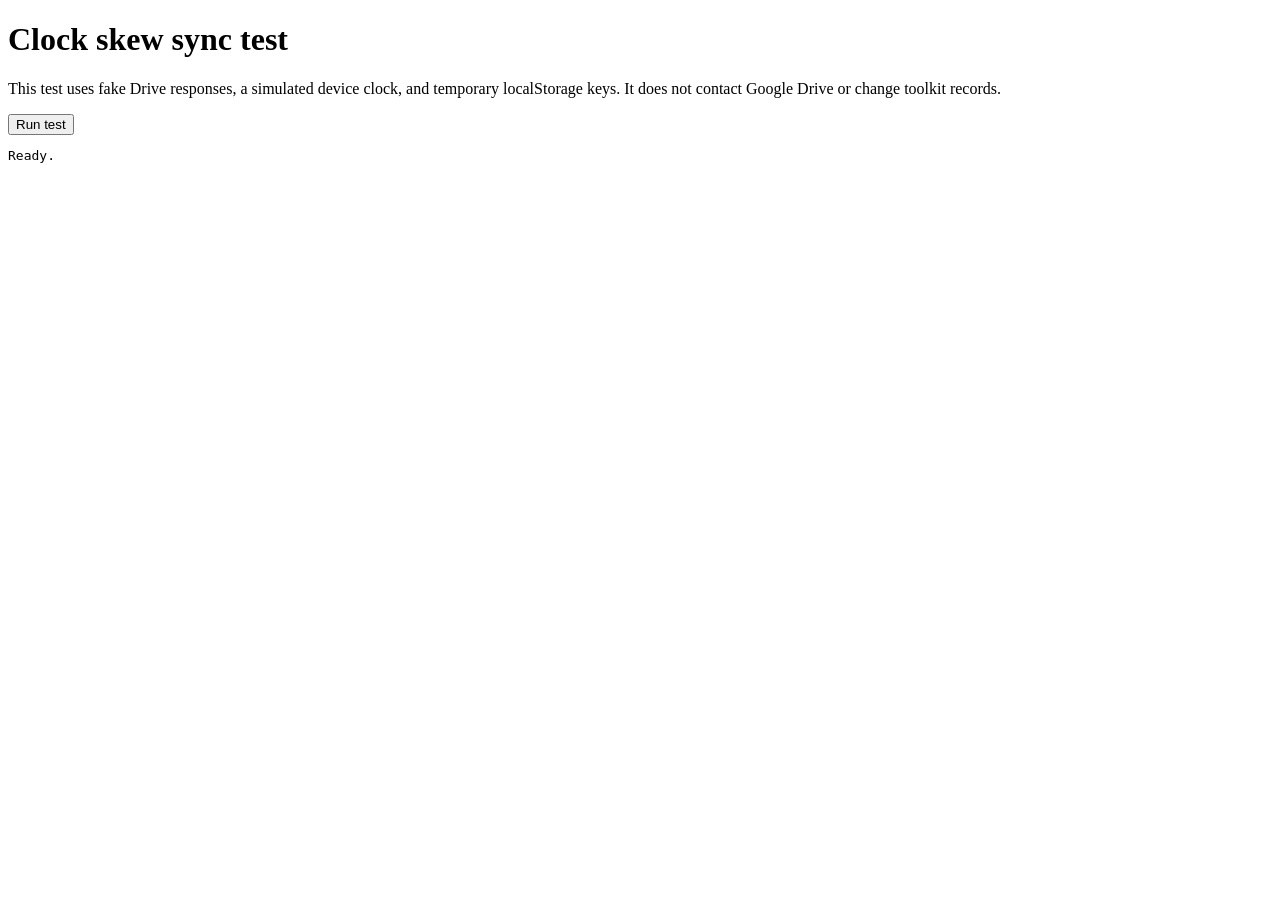
<file: tests/clock-skew-test.html>
<!doctype html>
<meta charset="utf-8">
<meta name="viewport" content="width=device-width, initial-scale=1">
<title>Clock skew sync test</title>
<h1>Clock skew sync test</h1>
<p>This test uses fake Drive responses, a simulated device clock, and temporary
localStorage keys. It does not contact Google Drive or change toolkit records.</p>
<button id="run" type="button">Run test</button>
<pre id="result" role="status" aria-live="polite">Ready.</pre>
<script>
  window.__syncTestNativeSet = Storage.prototype.setItem;
  window.__syncTestNativeRemove = Storage.prototype.removeItem;
  window.__syncTestNativeNow = Date.now;
  window.__syncTestClockOffset = 0;
  Date.now = () => window.__syncTestNativeNow.call(Date)
    + window.__syncTestClockOffset;
  window.setInterval = () => 0;
  const appendHead = HTMLHeadElement.prototype.appendChild;
  HTMLHeadElement.prototype.appendChild = function (node) {
    if (node.tagName === "SCRIPT"
        && node.src.includes("accounts.google.com/gsi/client")) return node;
    return appendHead.call(this, node);
  };
</script>
<script src="../sync.js"></script>
<script src="clock-skew-test.js"></script>
</file>
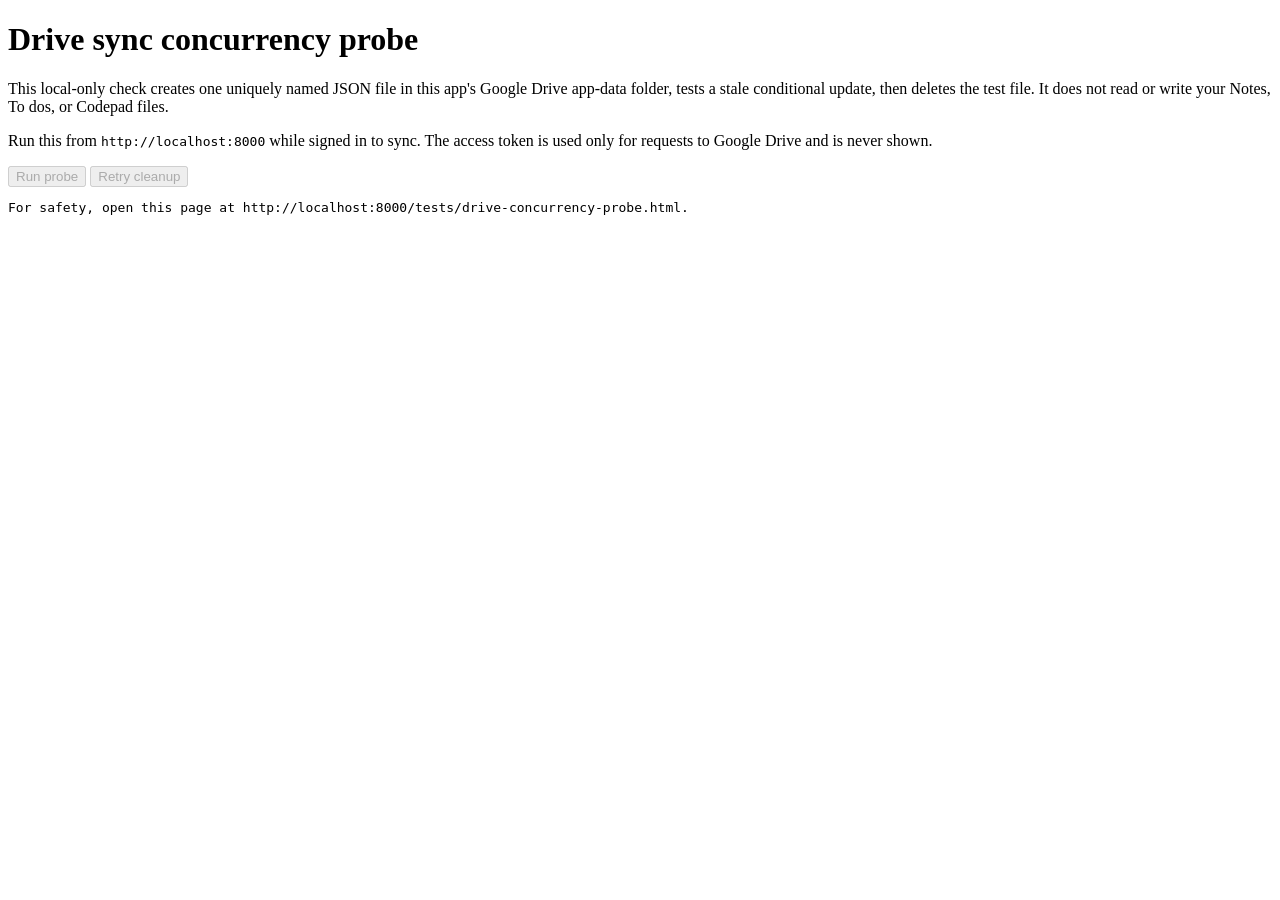
<file: tests/drive-concurrency-probe.html>
<!doctype html>
<meta charset="utf-8">
<meta name="viewport" content="width=device-width, initial-scale=1">
<title>Drive sync concurrency probe</title>
<h1>Drive sync concurrency probe</h1>
<p>This local-only check creates one uniquely named JSON file in this app's
Google Drive app-data folder, tests a stale conditional update, then deletes
the test file. It does not read or write your Notes, To dos, or Codepad files.</p>
<p>Run this from <code>http://localhost:8000</code> while signed in to sync.
The access token is used only for requests to Google Drive and is never shown.</p>
<button id="run-probe" type="button">Run probe</button>
<button id="retry-cleanup" type="button" disabled>Retry cleanup</button>
<pre id="probe-result" role="status" aria-live="polite">Ready.</pre>
<script src="drive-concurrency-probe.js"></script>
</file>
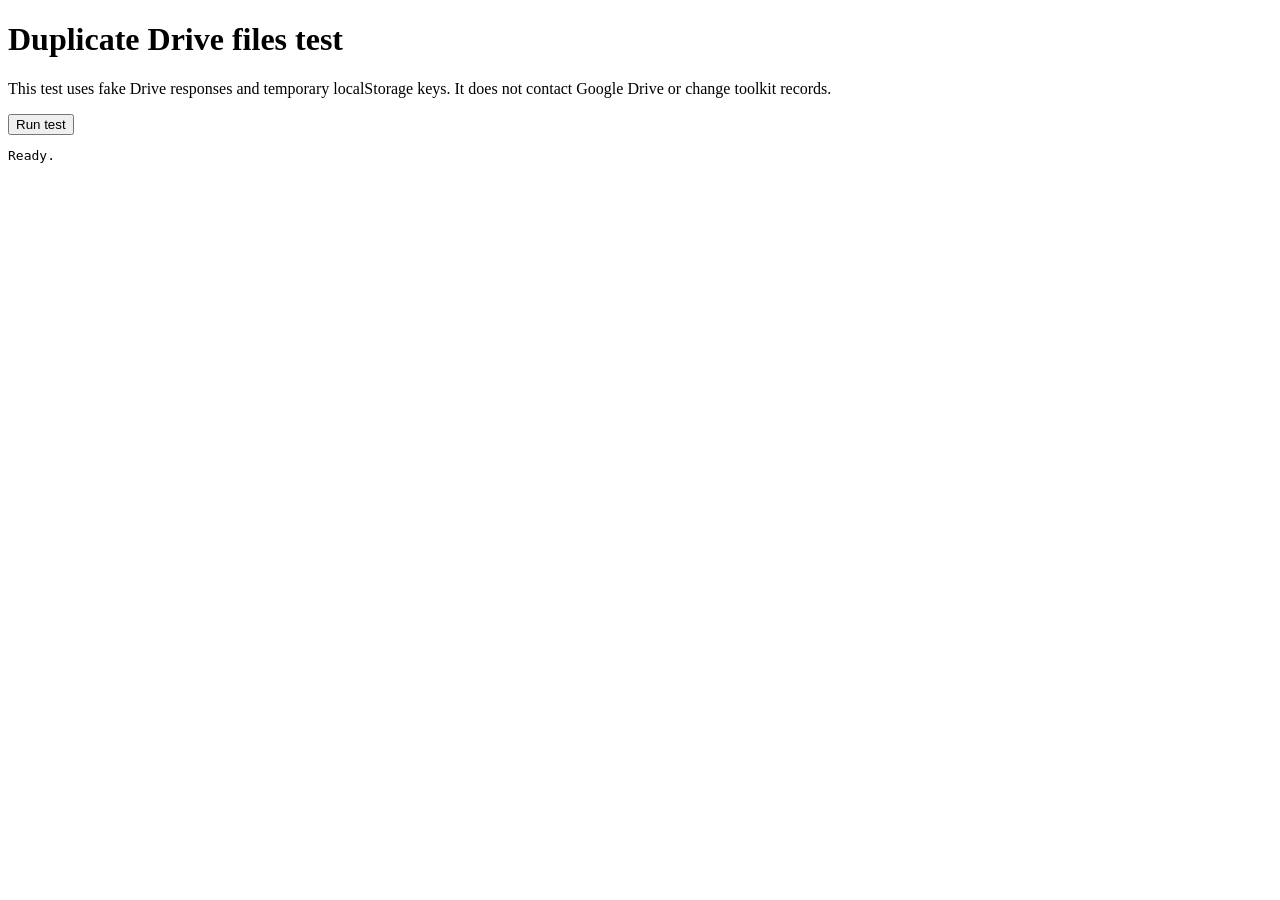
<file: tests/duplicate-files-test.html>
<!doctype html>
<meta charset="utf-8">
<meta name="viewport" content="width=device-width, initial-scale=1">
<title>Duplicate Drive files test</title>
<h1>Duplicate Drive files test</h1>
<p>This test uses fake Drive responses and temporary localStorage keys. It does
not contact Google Drive or change toolkit records.</p>
<button id="run" type="button">Run test</button>
<pre id="result" role="status" aria-live="polite">Ready.</pre>
<script>
  window.__syncTestNativeSet = Storage.prototype.setItem;
  window.__syncTestNativeRemove = Storage.prototype.removeItem;
  window.setInterval = () => 0;
  const appendHead = HTMLHeadElement.prototype.appendChild;
  HTMLHeadElement.prototype.appendChild = function (node) {
    if (node.tagName === "SCRIPT"
        && node.src.includes("accounts.google.com/gsi/client")) return node;
    return appendHead.call(this, node);
  };
</script>
<script src="../sync.js"></script>
<script src="duplicate-files-test.js"></script>
</file>
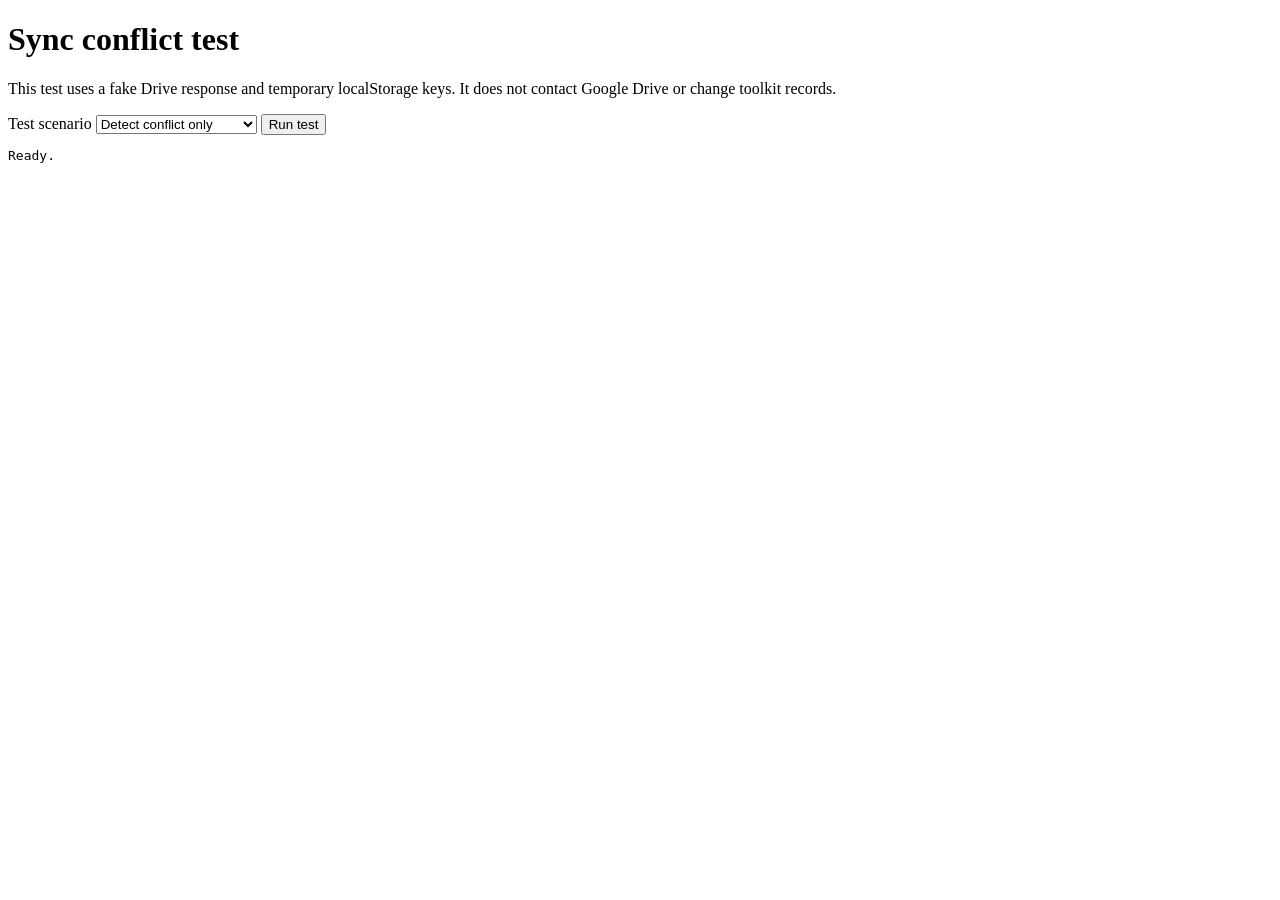
<file: tests/sync-conflict-test.html>
<!doctype html>
<meta charset="utf-8">
<meta name="viewport" content="width=device-width, initial-scale=1">
<title>Sync conflict test</title>
<h1>Sync conflict test</h1>
<p>This test uses a fake Drive response and temporary localStorage keys. It does
not contact Google Drive or change toolkit records.</p>
<label for="resolution">Test scenario</label>
<select id="resolution">
  <option value="detect">Detect conflict only</option>
  <option value="LOCAL">Keep this device's copy</option>
  <option value="DRIVE">Use Drive's copy</option>
</select>
<button id="run" type="button">Run test</button>
<pre id="result" role="status" aria-live="polite">Ready.</pre>
<script>
  window.__syncTestNativeSet = Storage.prototype.setItem;
  window.__syncTestNativeRemove = Storage.prototype.removeItem;
  window.setInterval = () => 0;
  const appendHead = HTMLHeadElement.prototype.appendChild;
  HTMLHeadElement.prototype.appendChild = function (node) {
    if (node.tagName === "SCRIPT"
        && node.src.includes("accounts.google.com/gsi/client")) return node;
    return appendHead.call(this, node);
  };
</script>
<script src="../sync.js"></script>
<script src="../sidebar.js"></script>
<script src="sync-conflict-test.js"></script>
</file>
<file: ui.css>
/* ==== Shared look for every page ====
   Loaded after each page's own styles, so these rules set the standard.
   :not(#_) and :not(#__) add one or two ids' weight, so they win over
   the pages' own button rules without !important.

   Contents
     1. Tokens            6. Checkboxes, switches, sliders
     2. Pills             7. Menus and colour pickers
     3. Squish, motion    8. Tooltip, toast, dialog
     4. Headings, titles  9. Scrollbars
     5. Inputs           10. Icon buttons, empty states, drag        */


/* ---- 1. Tokens ---- */

/* Text size: one base size for every page and view (small, medium,
   large). Pages size their text in rem, so everything follows it. */
html:has(.size-s) { font-size: 14px; }
html:has(.size-m) { font-size: 16px; }
html:has(.size-l) { font-size: 18px; }

@property --ui-thumb {
  syntax: "<color>";
  inherits: true;
  initial-value: transparent;
}

:root {
  --ui-r-sm: 6px;            /* checkboxes, tags in text, small chips */
  --ui-r-md: 10px;           /* cards, menus, dialogs */
  --ui-r-full: 999px;        /* pills, inputs, round controls */
  --ui-fs-xs: 0.75rem;
  --ui-fs-sm: 0.875rem;
  --ui-fs-md: 1rem;
  --ui-fs-lg: 1.25rem;
  --ui-fs-xl: 1.75rem;
  --ui-fast: 0.15s;          /* hovers and colour */
  --ui-slow: 0.3s;           /* entries, folds, rows */
  --ui-gap-section: 28px;    /* between sections and around rules */

  /* For pieces placed outside a page's #app (menus, tooltip, toast) */
  --ui-accent: #7fdbca;
  --ui-surface: #01111f;
  --ui-border: #1e3a52;
  --ui-fg: #d6deeb;
  --ui-muted: #7d8b9a;
  --ui-heading: #ffffff;
  --ui-subtitle: #7fa3a2;
  --ui-danger: #ef6b73;
  --ui-shadow-menu: 0 6px 20px rgba(0, 0, 0, 0.4);
  --ui-shadow-dialog: 0 18px 50px rgba(0, 0, 0, 0.55);
  --ui-thumb-on: color-mix(in srgb, #7fdbca 40%, #1e3a52);
}
:root[data-mode="light"], .t-light {
  --ui-accent: #0c9e9a;
  --ui-surface: #f6fafa;
  --ui-border: #a3c4c6;
  --ui-fg: #24292e;
  --ui-muted: #5d6873;
  --ui-heading: #086b69;
  --ui-subtitle: #4f7f7e;
  --ui-danger: #c93441;
  --ui-shadow-menu: 0 6px 20px rgba(36, 70, 75, 0.18);
  --ui-shadow-dialog: 0 18px 50px rgba(36, 70, 75, 0.28);
  --ui-thumb-on: color-mix(in srgb, #0c9e9a 45%, #a3c4c6);
}
.t-dark {
  --ui-heading: #ffffff;
  --ui-subtitle: #7fa3a2;
  --ui-danger: #ef6b73;
}


/* ---- 2. Pills ----
   Every text button is a pill. --pill sets its colour (teal unless a tag,
   calendar or danger action gives another).
     unselected: light fill, border and text in its colour
     hover:      stronger fill, full-colour border
     selected:   solid fill the colour of its border, white text
     disabled:   40% opacity, no hover, no squish                        */

:is(.ui-pill,
    /* focus */ .set-opt, .min-btn, #c-pick, #c-back,
    /* notes */ .side-opt, .text-btn, .code-bar button, .sort-bar button,
                .add-tag, .gal-new-btn,
    /* to-dos */ #toolbar #nav-controls button, .add-section-btn,
    /* timekeeper */ .option, .choice, .list-actions button,
                .side-actions button, .tag-form button, .pie-pager button,
                .tag-color-actions button, .tag-delete-warning button,
    /* help */ .backup-actions button, .help-actions button,
    /* shared */ #tk-toast button, .tk-modal .tkm-pills .tkm-choice,
                .tk-ap-pill
):not(#_):not(#__) {
  --pill-c: var(--pill, var(--accent, var(--ui-accent)));
  --pill-solid: color-mix(in srgb, var(--pill-c) 78%, #000);
  /* No display here: pages show and hide their buttons with it */
  background: color-mix(in srgb, var(--pill-c) 9%, transparent);
  border: 1px solid color-mix(in srgb, var(--pill-c) 42%, transparent);
  border-radius: var(--ui-r-full);
  color: var(--pill-c);
  cursor: pointer;
  font-family: inherit;
  line-height: 1.2;
  padding: 5px 12px;
  text-transform: lowercase;
  transition: background var(--ui-fast), border-color var(--ui-fast),
    color var(--ui-fast), opacity var(--ui-fast);
}
/* Light mode: text a shade darker so pale colours stay readable */
:is(.t-light, [data-mode="light"] body:not(:has(#app)))
  :is(.ui-pill, .set-opt, .min-btn, #c-pick, #c-back, .side-opt, .text-btn,
      .code-bar button, .sort-bar button, .add-tag, .gal-new-btn,
      #toolbar #nav-controls button, .add-section-btn, .option, .choice,
      .list-actions button, .side-actions button,
      .tag-form button, .pie-pager button, .tag-color-actions button,
      .tag-delete-warning button, .backup-actions button,
      .help-actions button):not(#_):not(#__) {
  color: color-mix(in srgb, var(--pill-c) 74%, #000);
}

:is(.ui-pill, .set-opt, .min-btn, #c-pick, #c-back, .side-opt, .text-btn,
    .code-bar button, .sort-bar button, .add-tag, .gal-new-btn,
    #toolbar #nav-controls button, .add-section-btn, .option, .choice,
    .list-actions button, .side-actions button,
    .tag-form button, .pie-pager button, .tag-color-actions button,
    .tag-delete-warning button, .backup-actions button, .help-actions button,
    #tk-toast button, .tk-modal .tkm-pills .tkm-choice, .tk-ap-pill
):not(#_):not(#__):is(:hover, :focus-visible):not(:disabled) {
  background: color-mix(in srgb, var(--pill-c) 18%, transparent);
  border-color: var(--pill-c);
  outline: none;
}
:is(.ui-pill, .set-opt, .min-btn, #c-pick, #c-back, .side-opt, .text-btn,
    .code-bar button, .sort-bar button, .add-tag, .gal-new-btn,
    #toolbar #nav-controls button, .add-section-btn, .option, .choice,
    .list-actions button, .side-actions button,
    .tag-form button, .pie-pager button, .tag-color-actions button,
    .tag-delete-warning button, .backup-actions button, .help-actions button,
    #tk-toast button, .tk-modal .tkm-pills .tkm-choice, .tk-ap-pill
):not(#_):not(#__):focus-visible {
  box-shadow: 0 0 0 2px var(--ui-accent);
}

/* Selected, and primary actions (always shown selected) */
:is(.ui-pill, .set-opt, .min-btn, #c-pick, #c-back, .side-opt, .text-btn,
    .code-bar button, .sort-bar button, .add-tag, .gal-new-btn,
    #toolbar #nav-controls button, .add-section-btn, .option, .choice,
    .list-actions button, .side-actions button,
    .tag-form button, .pie-pager button, .tag-color-actions button,
    .tag-delete-warning button, .backup-actions button, .help-actions button,
    #tk-toast button, .tk-modal .tkm-pills .tkm-choice, .tk-ap-pill
):not(#_):not(#__):is([aria-pressed="true"], .on, .active, .selected,
                       .primary, [type="submit"]),
:is(.t-light, [data-mode="light"] body:not(:has(#app)))
  :is(.ui-pill, .set-opt, .min-btn, #c-pick, #c-back, .side-opt, .text-btn,
      .code-bar button, .sort-bar button, .add-tag, .gal-new-btn,
      #toolbar #nav-controls button, .add-section-btn, .option, .choice,
      .list-actions button, .side-actions button,
      .tag-form button, .pie-pager button, .tag-color-actions button,
      .tag-delete-warning button, .backup-actions button,
      .help-actions button):not(#_):not(#__):is([aria-pressed="true"], .on,
        .active, .selected, .primary, [type="submit"]) {
  background: var(--pill-solid);
  border-color: var(--pill-solid);
  color: var(--pill-ink, #ffffff);
  opacity: 1;
}

/* Destructive: a red pill that goes solid on hover or press */
:is(.ui-pill, .text-btn, .backup-actions button, .help-actions button,
    .tag-delete-warning button, .tk-modal .tkm-pills .tkm-choice
):not(#_):not(#__):is(.danger, .armed) {
  --pill: var(--ui-danger);
}
:is(.ui-pill, .text-btn, .backup-actions button, .help-actions button,
    .tag-delete-warning button, .tk-modal .tkm-pills .tkm-choice
):not(#_):not(#__):is(.danger, .armed):is(:hover, :active, :focus-visible) {
  background: var(--pill-solid);
  border-color: var(--pill-solid);
  color: #ffffff;
}

:is(.ui-pill, .set-opt, .min-btn, #c-pick, #c-back, .side-opt, .text-btn,
    .code-bar button, .sort-bar button, .add-tag, .gal-new-btn,
    #toolbar #nav-controls button, .add-section-btn, .option, .choice,
    .list-actions button, .side-actions button,
    .tag-form button, .pie-pager button, .tag-color-actions button,
    .tag-delete-warning button, .backup-actions button, .help-actions button
):not(#_):not(#__):disabled {
  cursor: default;
  opacity: 0.4;
}

/* Pale colours (white, silver) take dark text when solid */
.ui-ink-dark { --pill-ink: #202327; }


/* ---- 3. Squish and motion ---- */
@keyframes ui-press {
  0%   { scale: 1; }
  35%  { scale: 0.9; }
  70%  { scale: 1.05; }
  100% { scale: 1; }
}
.press:not(#_):not(#__) { animation: ui-press 0.3s ease; }

/* Arrivals: a fade and a ~6px rise */
@keyframes ui-rise {
  from { opacity: 0; transform: translateY(6px); }
  to   { opacity: 1; transform: none; }
}
@keyframes ui-pop {
  from { opacity: 0; transform: translateY(-4px) scale(0.97); }
  to   { opacity: 1; transform: none; }
}

@media (prefers-reduced-motion: reduce) {
  .press:not(#_):not(#__) { animation: none; }
}


/* ---- 4. Headings, title panels and sections ---- */

/* Headings: dark teal in light mode, white in dark mode. Toggle titles
   (+/−) stay accent teal. */
#app :is(h1, h2, h3, #day, .side-title, .today-title, .side-heading,
         .section-label, .gal-label, .side-label, .view-field-heading,
         .list-heading, .pick-label, .section-heading, .year-month-title,
         .legend-total):not(#_),
body:not(:has(#app)) :is(h1, h2, h3):not(#_) {
  color: var(--ui-heading);
}
/* Toggles keep the accent; their headings are toggles, not titles */
#app :is(.list-heading[aria-pressed="true"]):not(#_) { color: var(--accent); }

/* Title panel subtitles: smaller, a quieter teal than the accent */
#app :is(#today-date, .gal-header .intro, .page-header .intro):not(#_),
body:not(:has(#app)) .intro:not(#_) {
  color: var(--ui-subtitle);
  font-size: 0.95em;
  font-style: normal;
}

/* Section headings: small and lowercase */
#app :is(.section-label, .gal-label, .side-label):not(#_) {
  font-size: 0.85em;
  font-weight: 600;
  letter-spacing: 0.02em;
  text-transform: lowercase;
}

/* Sections are separated by rules, with the same space around each */
#app :is(.rule, .gal-rule, main hr):not(#_) {
  border: none;
  border-top: 1px solid var(--border);
  margin: var(--ui-gap-section) 0;
}


/* ---- 5. Inputs, selects and search boxes ----
   The pill shape and height, a neutral border that turns teal on focus */
:is(#search, #pick-input, .add-range-input, .tag-form input, .tag-menu input,
    .tkm-input, .set-field input:not([type="range"]), .dropdown-btn, .date-trigger,
    #app select, .ui-input):not(#_):not(#__) {
  background: transparent;
  border: 1px solid var(--border, var(--ui-border));
  border-radius: var(--ui-r-full);
  color: var(--fg, var(--ui-fg));
  outline: none;
  padding: 6px 14px;
  transition: border-color var(--ui-fast), box-shadow var(--ui-fast);
}
:is(#search, #pick-input, .add-range-input, .tag-form input, .tag-menu input,
    .tkm-input, .set-field input:not([type="range"]), .dropdown-btn, .date-trigger,
    #app select, .ui-input):not(#_):not(#__):is(:focus, :focus-visible) {
  border-color: var(--accent, var(--ui-accent));
  box-shadow: 0 0 0 1px var(--accent, var(--ui-accent));
}
.dropdown-btn:not(#_):not(#__) { padding-right: 26px; }
.dropdown-btn:not(#_):not(#__):hover { border-color: var(--accent); }


/* ---- 6. Checkboxes, switches and sliders ---- */

/* Task ticks are round: teal ring, solid teal with a white tick when done */
:is(.task input[type="checkbox"], .marker input[type="checkbox"],
    #focal-done, .ui-tick):not(#_):not(#__) {
  -webkit-appearance: none;
  appearance: none;
  background: transparent;
  border: 2px solid var(--accent);
  border-radius: 50%;
  cursor: pointer;
  transition: background var(--ui-fast), border-color var(--ui-fast);
}
/* Positioned for the tick, without overriding pages that place it */
:where(.task input[type="checkbox"], .marker input[type="checkbox"],
       #focal-done, .ui-tick) {
  position: relative;
}
:is(.task input[type="checkbox"], .marker input[type="checkbox"],
    #focal-done, .ui-tick):not(#_):not(#__):checked {
  background: var(--accent);
  border-color: var(--accent);
}
:is(.task input[type="checkbox"], .marker input[type="checkbox"],
    #focal-done, .ui-tick):not(#_):not(#__):checked::after {
  border: solid #ffffff;
  border-width: 0 2px 2px 0;
  content: "";
  height: 45%;
  left: 50%;
  position: absolute;
  top: 44%;
  transform: translate(-50%, -60%) rotate(45deg);
  width: 22%;
}
/* Settings checkboxes are square */
.ui-check:not(#_):not(#__) {
  -webkit-appearance: none;
  appearance: none;
  border: 2px solid var(--accent);
  border-radius: 4px;
  cursor: pointer;
  height: 16px;
  position: relative;
  width: 16px;
}
.ui-check:not(#_):not(#__):checked { background: var(--accent); }
.ui-check:not(#_):not(#__):checked::after {
  border: solid #ffffff;
  border-width: 0 2px 2px 0;
  content: "";
  height: 8px;
  left: 4px;
  position: absolute;
  top: 1px;
  transform: rotate(45deg);
  width: 4px;
}

/* On/off settings: a switch beside its label */
.ui-switch:not(#_):not(#__) {
  align-items: center;
  background: none;
  border: none;
  color: var(--fg);
  cursor: pointer;
  display: inline-flex;
  font: inherit;
  gap: 10px;
  padding: 2px 0;
  text-transform: lowercase;
}
.ui-switch:not(#_):not(#__)::before {
  background: color-mix(in srgb, var(--accent) 14%, transparent);
  border: 1px solid color-mix(in srgb, var(--accent) 45%, transparent);
  border-radius: var(--ui-r-full);
  content: "";
  flex-shrink: 0;
  height: 18px;
  order: -1;
  transition: background var(--ui-fast), border-color var(--ui-fast);
  width: 32px;
}
.ui-switch:not(#_):not(#__)::after {
  background: var(--accent);
  border-radius: 50%;
  content: "";
  height: 12px;
  left: 4px;
  position: absolute;
  transition: transform var(--ui-fast), background var(--ui-fast);
  width: 12px;
}
.ui-switch:not(#_):not(#__) { position: relative; }
.ui-switch:not(#_):not(#__)[aria-pressed="true"]::before {
  background: color-mix(in srgb, var(--accent) 78%, #000);
  border-color: color-mix(in srgb, var(--accent) 78%, #000);
}
.ui-switch:not(#_):not(#__)[aria-pressed="true"]::after {
  background: #ffffff;
  transform: translateX(14px);
}
.ui-switch:not(#_):not(#__):hover::before { border-color: var(--accent); }
.ui-switch:not(#_):not(#__):focus-visible { outline: none; }
.ui-switch:not(#_):not(#__):focus-visible::before {
  box-shadow: 0 0 0 2px var(--accent);
}

/* Sliders: a thin neutral track, filled teal to the knob */
input[type="range"]:not(#_):not(#__) {
  --fill: 50%;
  -webkit-appearance: none;
  appearance: none;
  background: linear-gradient(to right,
    var(--accent, var(--ui-accent)) 0 var(--fill),
    var(--border, var(--ui-border)) var(--fill) 100%);
  border-radius: var(--ui-r-full);
  cursor: pointer;
  height: 4px;
  outline: none;
}
input[type="range"]:not(#_):not(#__)::-webkit-slider-thumb {
  -webkit-appearance: none;
  appearance: none;
  background: var(--accent, var(--ui-accent));
  border: none;
  border-radius: 50%;
  height: 14px;
  transition: transform var(--ui-fast);
  width: 14px;
}
input[type="range"]:not(#_):not(#__)::-moz-range-thumb {
  background: var(--accent, var(--ui-accent));
  border: none;
  border-radius: 50%;
  height: 14px;
  width: 14px;
}
input[type="range"]:not(#_):not(#__):is(:hover, :active, :focus-visible)::-webkit-slider-thumb {
  transform: scale(1.3);
}
input[type="range"]:not(#_):not(#__):focus-visible::-webkit-slider-thumb {
  box-shadow: 0 0 0 3px color-mix(in srgb, var(--accent, var(--ui-accent)) 35%, transparent);
}


/* ---- 7. Menus ----
   A surface card with a thin border, soft shadow and 10px corners; rows
   turn light teal on hover; thin rules between groups. Text actions sit
   in two columns; headings, rules and pickers span both. */
:is(.menu, .tag-menu, .tag-suggest, .dropdown-menu, .tag-picker-popover,
    .ui-menu):not(#_):not(#__) {
  animation: ui-pop 0.14s ease both;
  background: var(--bg-surface, var(--ui-surface));
  border: 1px solid var(--border, var(--ui-border));
  border-radius: var(--ui-r-md);
  box-shadow: var(--ui-shadow-menu);
  color: var(--fg, var(--ui-fg));
  padding: 6px;
}
:is(.menu, .tag-menu, .dropdown-menu, .ui-menu):not(#_):not(#__) {
  column-gap: 2px;
  display: grid;
  grid-template-columns: repeat(2, minmax(max-content, 1fr));
  row-gap: 1px;
}
.dropdown.open .dropdown-menu:not(#_):not(#__) { display: grid; }
:is(.menu, .tag-menu, .dropdown-menu, .ui-menu):not(#_):not(#__)
  > :not(.menu-item, .dropdown-item, .ui-menu-item) {
  grid-column: 1 / -1;
}
:is(.menu-item, .tag-suggest button, .dropdown-item,
    .ui-menu-item):not(#_):not(#__) {
  background: none;
  border: none;
  border-radius: var(--ui-r-sm);
  color: var(--fg, var(--ui-fg));
  cursor: pointer;
  font: inherit;
  padding: 5px 10px 5px 8px;
  text-align: left;
  transition: background var(--ui-fast), color var(--ui-fast);
}
:is(.menu-item, .tag-suggest button, .dropdown-item,
    .ui-menu-item):not(#_):not(#__):is(:hover, :focus-visible, .hl) {
  background: color-mix(in srgb, var(--accent, var(--ui-accent)) 14%, transparent);
  outline: none;
}
:is(.menu-item, .dropdown-item, .ui-menu-item):not(#_):not(#__).active {
  color: var(--accent, var(--ui-accent));
}
/* Delete is always last, in red */
:is(.menu-item, .ui-menu-item):not(#_):not(#__).danger {
  color: var(--ui-danger);
}
:is(.menu-item, .ui-menu-item):not(#_):not(#__).danger:is(:hover, :focus-visible) {
  background: color-mix(in srgb, var(--ui-danger) 15%, transparent);
}
:is(.menu-rule, .ui-menu-rule):not(#_):not(#__) {
  background: var(--border, var(--ui-border));
  height: 1px;
  margin: 5px 4px;
}
:is(.menu-label, .ui-menu-label):not(#_):not(#__) {
  color: var(--ui-heading);
  font-size: var(--ui-fs-xs);
  font-weight: 600;
  padding: 4px 8px 2px;
  text-transform: lowercase;
}

/* A symbol before each action, close to its label */
.menu-item.sym:not(#_):not(#__),
.ui-menu-item:not(#_):not(#__) {
  align-items: center;
  display: flex;
  gap: 6px;
}
.menu-item .m-sym:not(#_):not(#__),
.ui-menu-item .m-sym:not(#_):not(#__) {
  color: var(--accent, var(--ui-accent));
  flex: 0 0 auto;
  min-width: 1em;
  text-align: center;
  width: auto;
}
.menu-item.danger .m-sym:not(#_):not(#__),
.ui-menu-item.danger .m-sym:not(#_):not(#__) { color: var(--ui-danger); }

/* Colour pickers: 29 colours and "none", six to a row. Each is a pill in
   its colour: light fill and border, solid when chosen. Text colours show
   an "a". */
.ui-colours:not(#_):not(#__) {
  display: grid;
  gap: 6px;
  grid-template-columns: repeat(6, 26px);
  justify-content: start;
  padding: 4px 6px 6px;
}
.ui-colours button:not(#_):not(#__) {
  --pill-solid: color-mix(in srgb, var(--pill) 82%, #000);
  align-items: center;
  background: color-mix(in srgb, var(--pill) 62%, transparent);
  border: 1.5px solid var(--pill);
  border-radius: 50%;
  color: var(--pill);
  cursor: pointer;
  display: flex;
  font-family: inherit;
  font-size: 0.8125rem;
  font-weight: 600;
  line-height: 1;
  height: 26px;
  justify-content: center;
  padding: 0;
  transition: background var(--ui-fast), border-color var(--ui-fast);
  width: 26px;
}
.t-light .ui-colours button:not(#_):not(#__),
[data-mode="light"] .ui-colours button:not(#_):not(#__) {
  color: color-mix(in srgb, var(--pill) 72%, #000);
}
.ui-colours button:not(#_):not(#__):is(:hover, :focus-visible) {
  background: color-mix(in srgb, var(--pill) 85%, transparent);
  outline: none;
}
/* Text colours show an "a" on a light fill, as a pill */
.ui-colours button.letter:not(#_):not(#__) {
  background: color-mix(in srgb, var(--pill) 18%, transparent);
}
.ui-colours button.letter:not(#_):not(#__):is(:hover, :focus-visible) {
  background: color-mix(in srgb, var(--pill) 34%, transparent);
}
/* Charcoal and black need an outline to show on dark backgrounds */
.t-dark .ui-colours button.deep:not(#_):not(#__),
:root[data-mode="dark"] .ui-colours button.deep:not(#_):not(#__) {
  border-color: #8a929b;
}
.ui-colours button:not(#_):not(#__).active {
  background: var(--pill-solid);
  border-color: var(--pill-solid);
  box-shadow: 0 0 0 2px var(--bg-surface, var(--ui-surface)),
    0 0 0 3.5px var(--fg, var(--ui-fg));
  color: var(--pill-ink, #ffffff);
}
/* White and silver are pale even when solid */
.ui-colours button.pale:not(#_):not(#__) { --pill-ink: #202327; }
.t-light .ui-colours button.pale:not(#_):not(#__) {
  border-color: color-mix(in srgb, #55595f 45%, transparent);
}
/* "none": a light outline, no fill */
.ui-colours button.none:not(#_):not(#__) {
  background: transparent;
  border: 1.5px dashed var(--border, var(--ui-border));
  color: var(--fg-muted, var(--ui-muted));
}
.ui-colours button.none:not(#_):not(#__):is(:hover, :focus-visible) {
  border-color: var(--accent, var(--ui-accent));
}
.ui-colours button.none:not(#_):not(#__).active {
  border: 2px solid var(--accent, var(--ui-accent));
}


/* ---- 8. Tooltip, toast and dialog ---- */

/* One small dark tooltip in both modes */
#ui-tip {
  background: #0b1a28;
  border-radius: var(--ui-r-sm);
  box-shadow: 0 4px 14px rgba(0, 0, 0, 0.3);
  color: #e8eef5;
  font-family: 'Segoe UI', -apple-system, BlinkMacSystemFont, sans-serif;
  font-size: var(--ui-fs-xs);
  line-height: 1.35;
  max-width: 260px;
  opacity: 0;
  padding: 4px 8px;
  pointer-events: none;
  position: fixed;
  text-transform: lowercase;
  transform: translateY(3px);
  transition: opacity var(--ui-fast), transform var(--ui-fast);
  z-index: 3000;
}
#ui-tip.below { transform: translateY(-3px); }
#ui-tip.show { opacity: 1; transform: none; }

/* The toast: bottom centre, in the page's mode */
#tk-toast:not(#_) {
  background: var(--ui-surface);
  border: 1px solid var(--ui-border);
  border-radius: var(--ui-r-md);
  box-shadow: var(--ui-shadow-menu);
  color: var(--ui-fg);
  font-size: var(--ui-fs-sm);
  padding: 7px 8px 7px 16px;
}
#tk-toast button:not(#_):not(#__) {
  --pill: var(--ui-accent);
  padding: 3px 11px;
}

/* Dialog: plain choices are pills on the right, the action last */
.tk-modal .tkm-box:not(#_) {
  border-radius: var(--ui-r-md);
  box-shadow: var(--ui-shadow-dialog);
}
.tk-modal .tkm-box h2:not(#_) { color: var(--ui-heading); }
.tk-modal .tkm-buttons.tkm-pills:not(#_) { justify-content: flex-end; }
.tk-modal .tkm-pills .tkm-choice:not(#_):not(#__) {
  --pill: var(--tkm-accent);
  flex: 0 0 auto;
  padding: 6px 16px;
}
.tk-modal .tkm-pills .tkm-choice:not(#_):not(#__).danger {
  --pill: var(--ui-danger);
}
.tk-modal .tkm-pills .tkm-label:not(#_) {
  color: inherit;
  font-size: var(--ui-fs-sm);
  font-weight: 600;
}


/* ---- 9. Scrollbars ----
   Hidden until something scrolls, then they fade. The page's main panes
   keep their scrollbar's space, so nothing widens as it fades. */
html, body, #app, #app * {
  scrollbar-color: var(--ui-thumb) transparent;
  scrollbar-width: thin;
}
.ui-scrolled {
  transition: --ui-thumb 0.6s ease 0.2s;
}
.ui-scrolling {
  --ui-thumb: var(--ui-thumb-on);
  transition: --ui-thumb 0.1s ease;
}
#app :is(main, #content, aside, #right-sidebar, .main-col, .side-col):not(#_) {
  scrollbar-gutter: stable;
}


/* ---- 10. Icon buttons, empty states and drag ---- */

/* Bare icon controls: no box, teal on hover */
:is(.fold-btn, .more-btn, .pin-toggle, .delete-btn, .sub-del,
    .toggle-delete-btn, .focus-btn, .tkm-close):not(#_):hover {
  background: none;
  color: var(--accent, var(--ui-accent));
}

/* Empty states: a centred, muted line */
#app :is(.empty, .empty-msg, .side-empty, .done-empty, .pick-empty,
         .empty-chart, .empty-list, .ui-empty):not(#_) {
  color: var(--fg-muted, var(--ui-muted));
  font-style: normal;
  text-transform: lowercase;
}
.ui-empty:not(#_) {
  align-items: center;
  display: flex;
  flex-direction: column;
  gap: 10px;
  padding: 18px 0;
  text-align: center;
}

/* Drag: the dragged row lifts, a teal line shows where it lands */
:is(.task.dragging, .tree-row.dragging, .card.dragging, .block.dragging):not(#_) {
  box-shadow: var(--ui-shadow-menu);
  opacity: 0.55;
}


/* ---- 11. Tags ----
   Tags are pills in their own colour, the same on every page. Tags
   written inside text are tinted only, so the text keeps its spacing. */
:is(.ui-tag, .tag-chip):not(#_):not(#__) {
  --pill-c: var(--pill, var(--accent, var(--ui-accent)));
  background: color-mix(in srgb, var(--pill-c) 12%, transparent);
  border: 1px solid color-mix(in srgb, var(--pill-c) 45%, transparent);
  border-radius: var(--ui-r-full);
  color: var(--pill-c);
  font-family: inherit;
  line-height: 1.5;
  padding: 0 8px;
  white-space: nowrap;
}
.t-light :is(.ui-tag, .tag-chip):not(#_):not(#__) {
  color: color-mix(in srgb, var(--pill-c) 72%, #000);
}
button:is(.ui-tag, .tag-chip):not(#_):not(#__) { cursor: pointer; }
button:is(.ui-tag, .tag-chip):not(#_):not(#__):is(:hover, :focus-visible) {
  background: color-mix(in srgb, var(--pill-c) 22%, transparent);
  border-color: var(--pill-c);
  outline: none;
}
/* Pale tags read better with a darker outline in light mode */
.t-light :is(.ui-tag, .tag-chip).ui-ink-dark:not(#_):not(#__) {
  border-color: color-mix(in srgb, #55595f 45%, transparent);
  color: #3b3f45;
}
/* On a done task, tags keep their colour, a little faded */
:is(.task.done, .block.checked) :is(.ui-tag, .tag-chip):not(#_):not(#__) {
  opacity: 0.7;
}
:is(.task-highlight, .content, .task-text) .tag-token:not(#_) {
  background: color-mix(in srgb, var(--pill, var(--accent)) 16%, transparent);
  border-radius: 4px;
  color: var(--pill, var(--accent));
}
.t-light :is(.task-highlight, .content, .task-text) .tag-token:not(#_) {
  color: color-mix(in srgb, var(--pill, var(--accent)) 72%, #000);
}
.task.done :is(.task-highlight, .task-text) .tag-token:not(#_):not(#__) {
  color: var(--pill, var(--accent));
  opacity: 0.7;
  text-decoration: line-through;
}

/* A tag's menu: edit and remove on one line, colours beneath */
.ui-tag-menu .ui-tag-actions:not(#_) {
  display: grid;
  gap: 2px;
  grid-column: 1 / -1;
  grid-template-columns: 1fr 1fr;
}


/* ---- 12. Toggles ----
   Every collapsible heading uses + and − (as in the timekeeper's
   sidebar): teal, dimmed when empty, and no squish. The old arrows are
   drawn as signs here, so each page keeps its own markup. */
:is(.toggle-arrow, .folder-row .tree-chev, .tool .chev):not(#_):not(#__) {
  align-items: center;
  color: var(--accent);
  display: inline-flex;
  flex: 0 0 14px;
  font-size: 0;
  justify-content: center;
  transform: none;
  width: 14px;
}
:is(.toggle-arrow, .folder-row .tree-chev, .tool .chev):not(#_):not(#__)::before {
  content: "\2212";
  font-size: 1rem;
  font-weight: 500;
  line-height: 1;
}
:is(.type-toggle:not(.open) .toggle-arrow, .toggle-arrow.collapsed,
    .folder-row:not(.open) .tree-chev, .tool:not(.open) .chev
):not(#_):not(#__)::before {
  content: "+";
}
/* The slash menu keeps its typed shortcuts, on the right */
.menu-item .m-hint:not(#_):not(#__) { margin-left: auto; }
.menu-item .m-hint:empty:not(#_):not(#__) { display: none; }

/* The ambience flyout sits by the always-dark sidebar */
#tk-amb-pop:not(#_) { --accent: #7fdbca; --border: #1e3a52; --fg: #d6deeb; }
#tk-amb-pop .tk-ap-head > span:not(#_) { color: #ffffff; }

/* Anything marked hidden stays hidden, whatever display a shared rule gives it */
[hidden]:not(#_):not(#__) { display: none !important; }

/* Date fields in the timekeeper: snug, centred */
.date-trigger:not(#_):not(#__) {
  min-width: 0;
  padding: 5px 10px;
  text-align: center;
  white-space: nowrap;
}


/* ---- 13. Titles, subtitles and section headings ----
   A page title is black in light mode and white in dark mode, with the
   page's icon in teal on its left. Subtitles are italic and one size
   everywhere. Section headings in the main panel match the timekeeper's
   "view" and "chart", with a rule between sections. */
:root, .t-dark { --ui-title: #ffffff; }
:root[data-mode="light"], .t-light { --ui-title: #000000; }

#app :is(#day, .gal-header h1, .page-header h1):not(#_):not(#__),
body:not(:has(#app)) .help-shell > h1:not(#_):not(#__) {
  align-items: center;
  color: var(--ui-title);
  display: flex;
  font-size: 2rem;
  font-weight: 700;
  gap: 0.35em;
  letter-spacing: -0.02em;
  line-height: 1.15;
  margin: 0;
}
.title-icon:not(#_) {
  color: var(--accent, var(--ui-accent));
  display: inline-flex;
  flex: 0 0 auto;
  height: 0.9em;
  width: 0.9em;
}
.title-icon svg:not(#_) { height: 100%; width: 100%; }

#app :is(#today-date, .gal-header .intro, .page-header .intro, .simple-prompt,
         .pick-title):not(#_):not(#__),
body:not(:has(#app)) .intro:not(#_):not(#__) {
  color: var(--ui-subtitle);
  font-size: 1rem;
  font-style: italic;
  font-weight: 400;
}
#app :is(#today-date, .gal-header .intro, .page-header .intro):not(#_):not(#__),
body:not(:has(#app)) .help-shell > .intro:not(#_):not(#__) {
  margin: 8px 0 0;
}

/* Section headings */
#app :is(.gal-label, .page-section > h2, .pick-label):not(#_):not(#__),
body:not(:has(#app)) .help-shell > section > h2:not(#_):not(#__) {
  border: none;
  color: var(--ui-heading);
  font-size: 1.15rem;
  font-weight: 600;
  letter-spacing: 0;
  margin: 0 0 14px;
  padding: 0;
  text-transform: lowercase;
}
/* A rule between sections, as the timekeeper's <hr> */
#app .gal-section + .gal-section:not(#_),
body:not(:has(#app)) .help-shell > section + section:not(#_) {
  border-top: 1px solid var(--border, var(--line));
  margin-top: var(--ui-gap-section);
  padding-top: var(--ui-gap-section);
}
#app .gal-section:first-of-type:not(#_) { margin-top: 0; }
</file>
